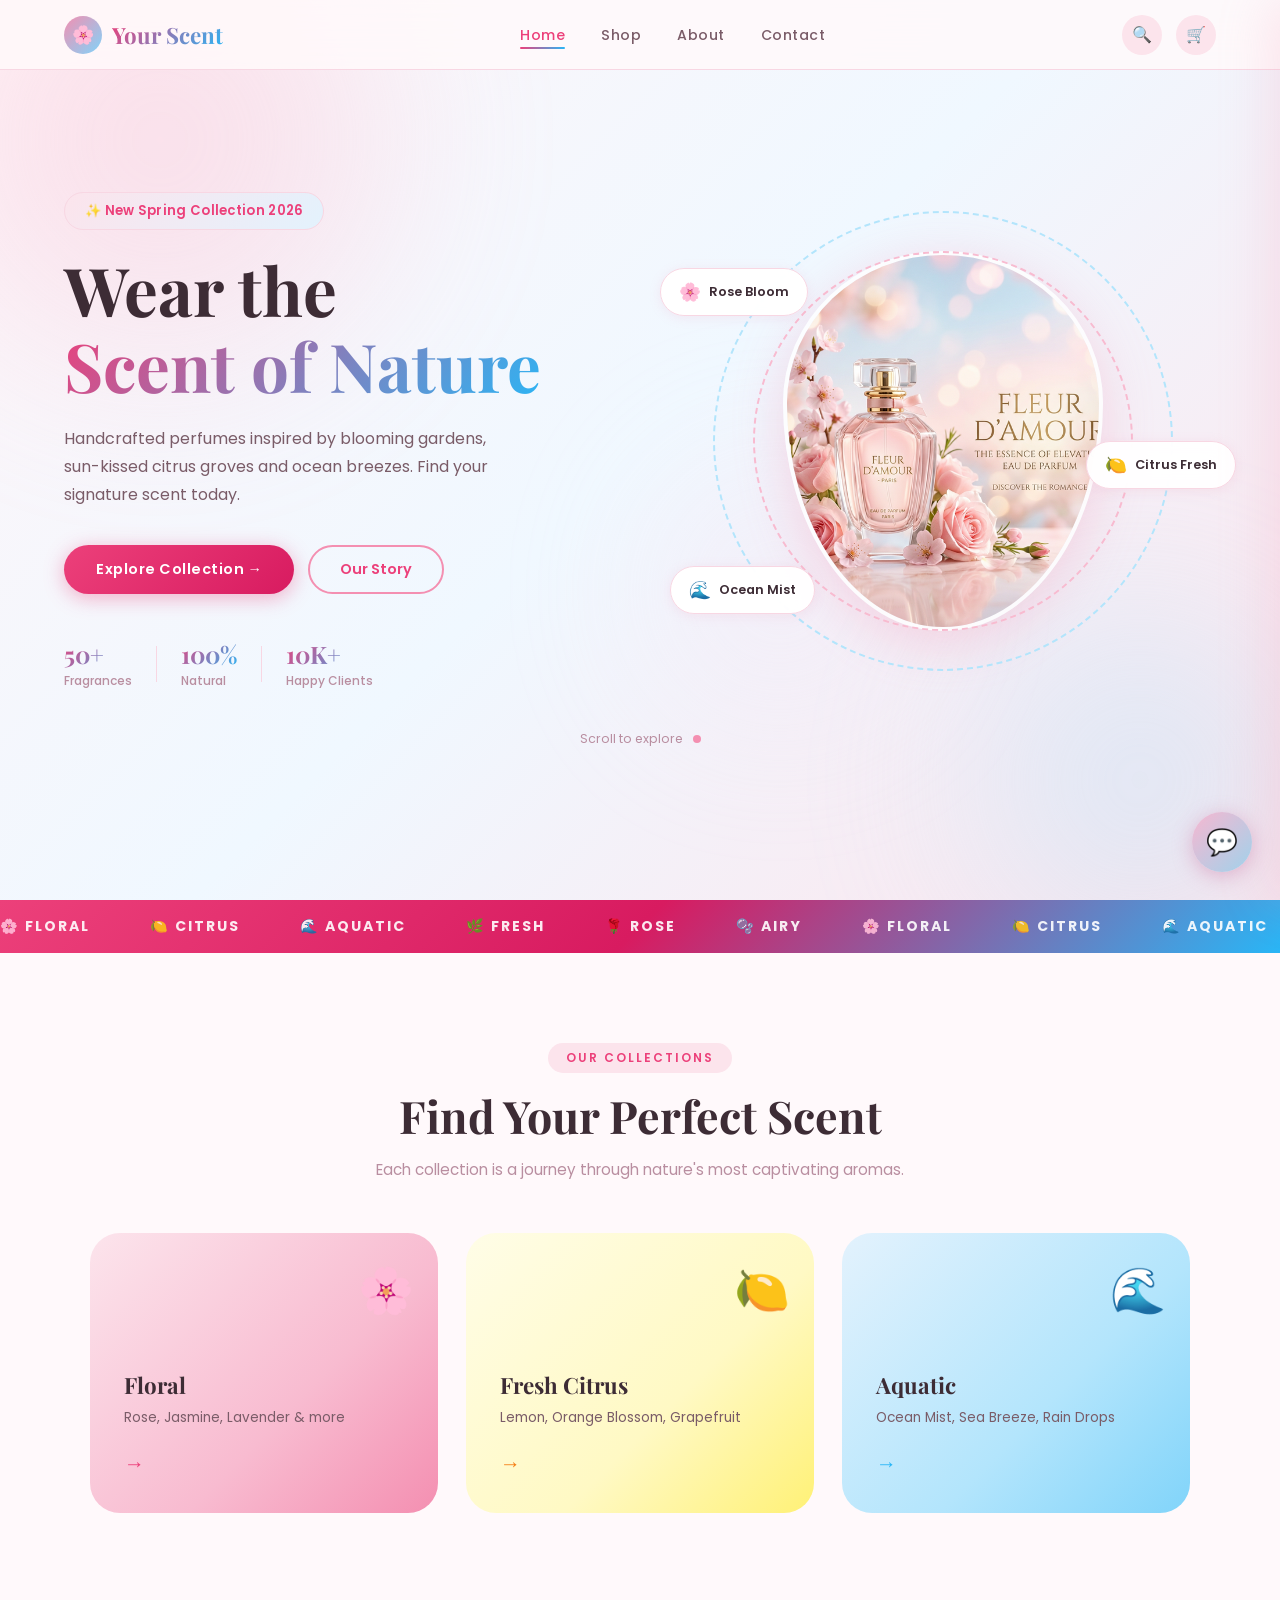
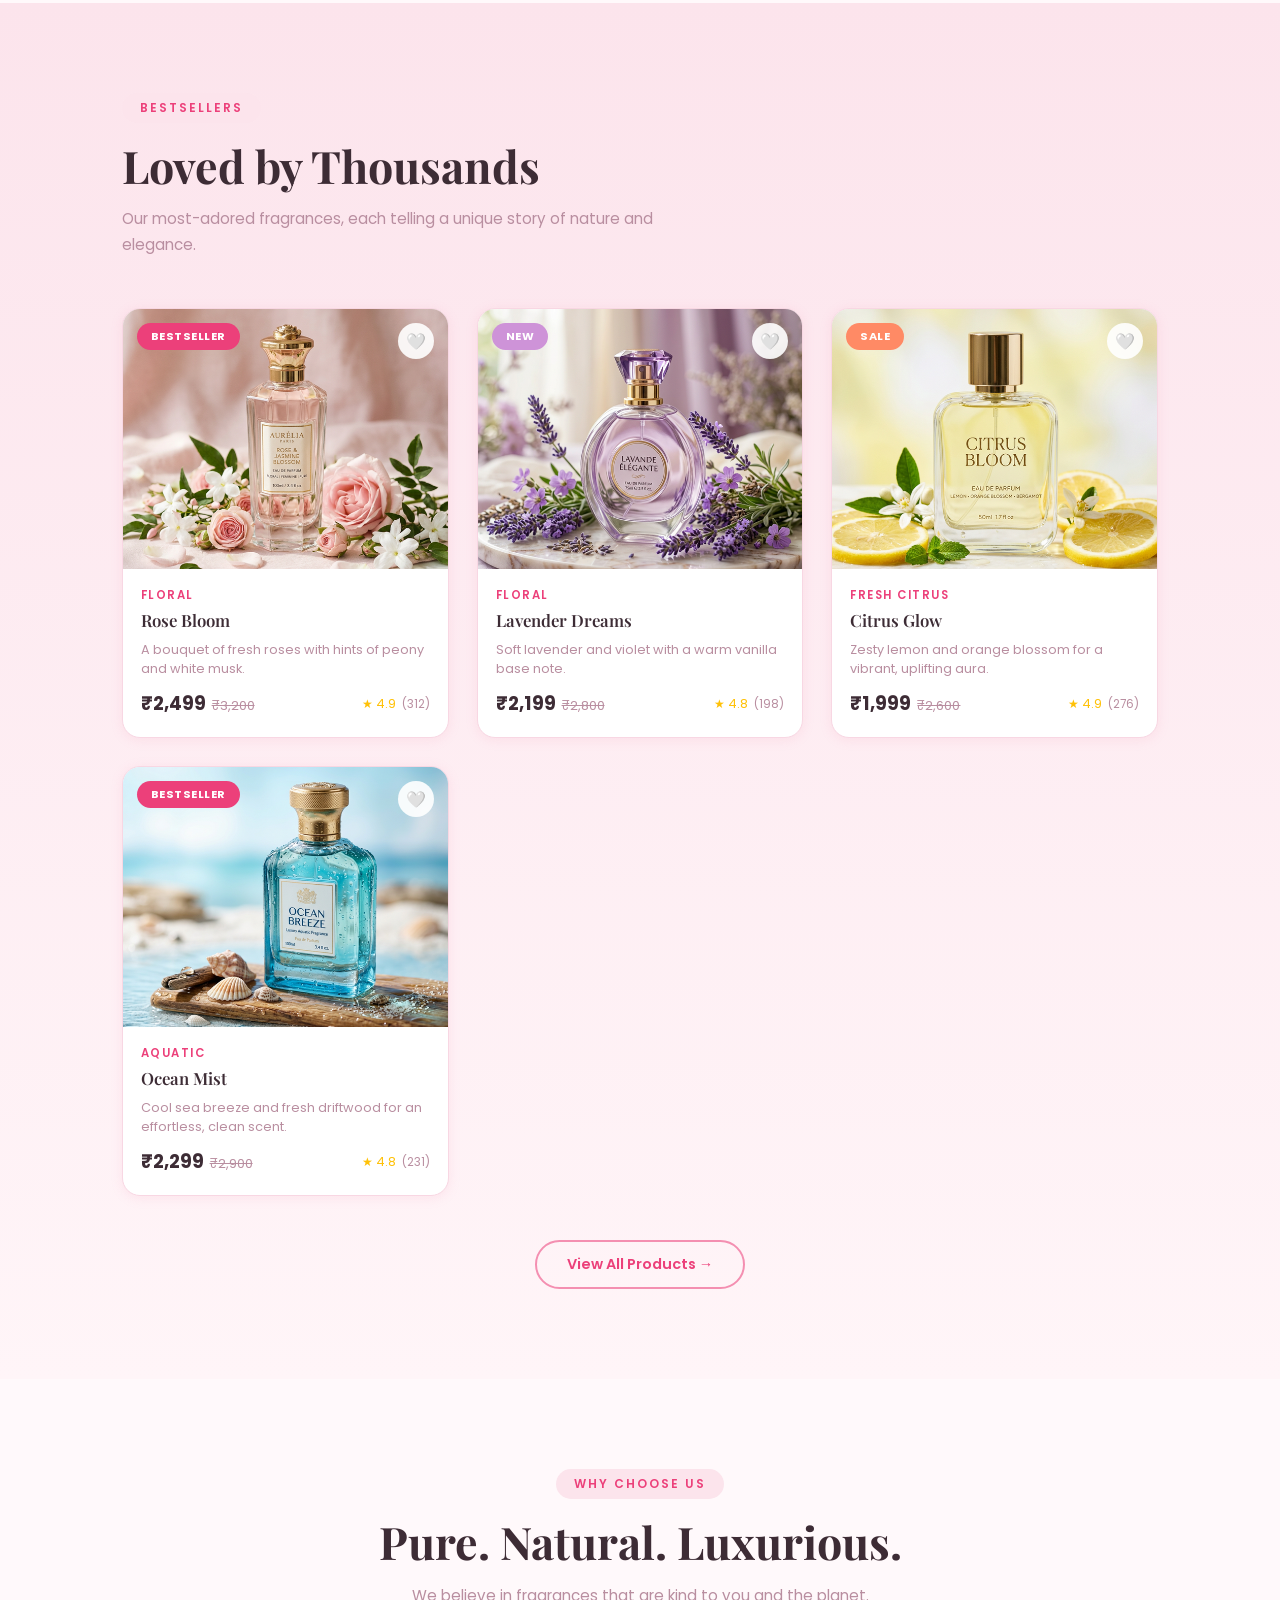
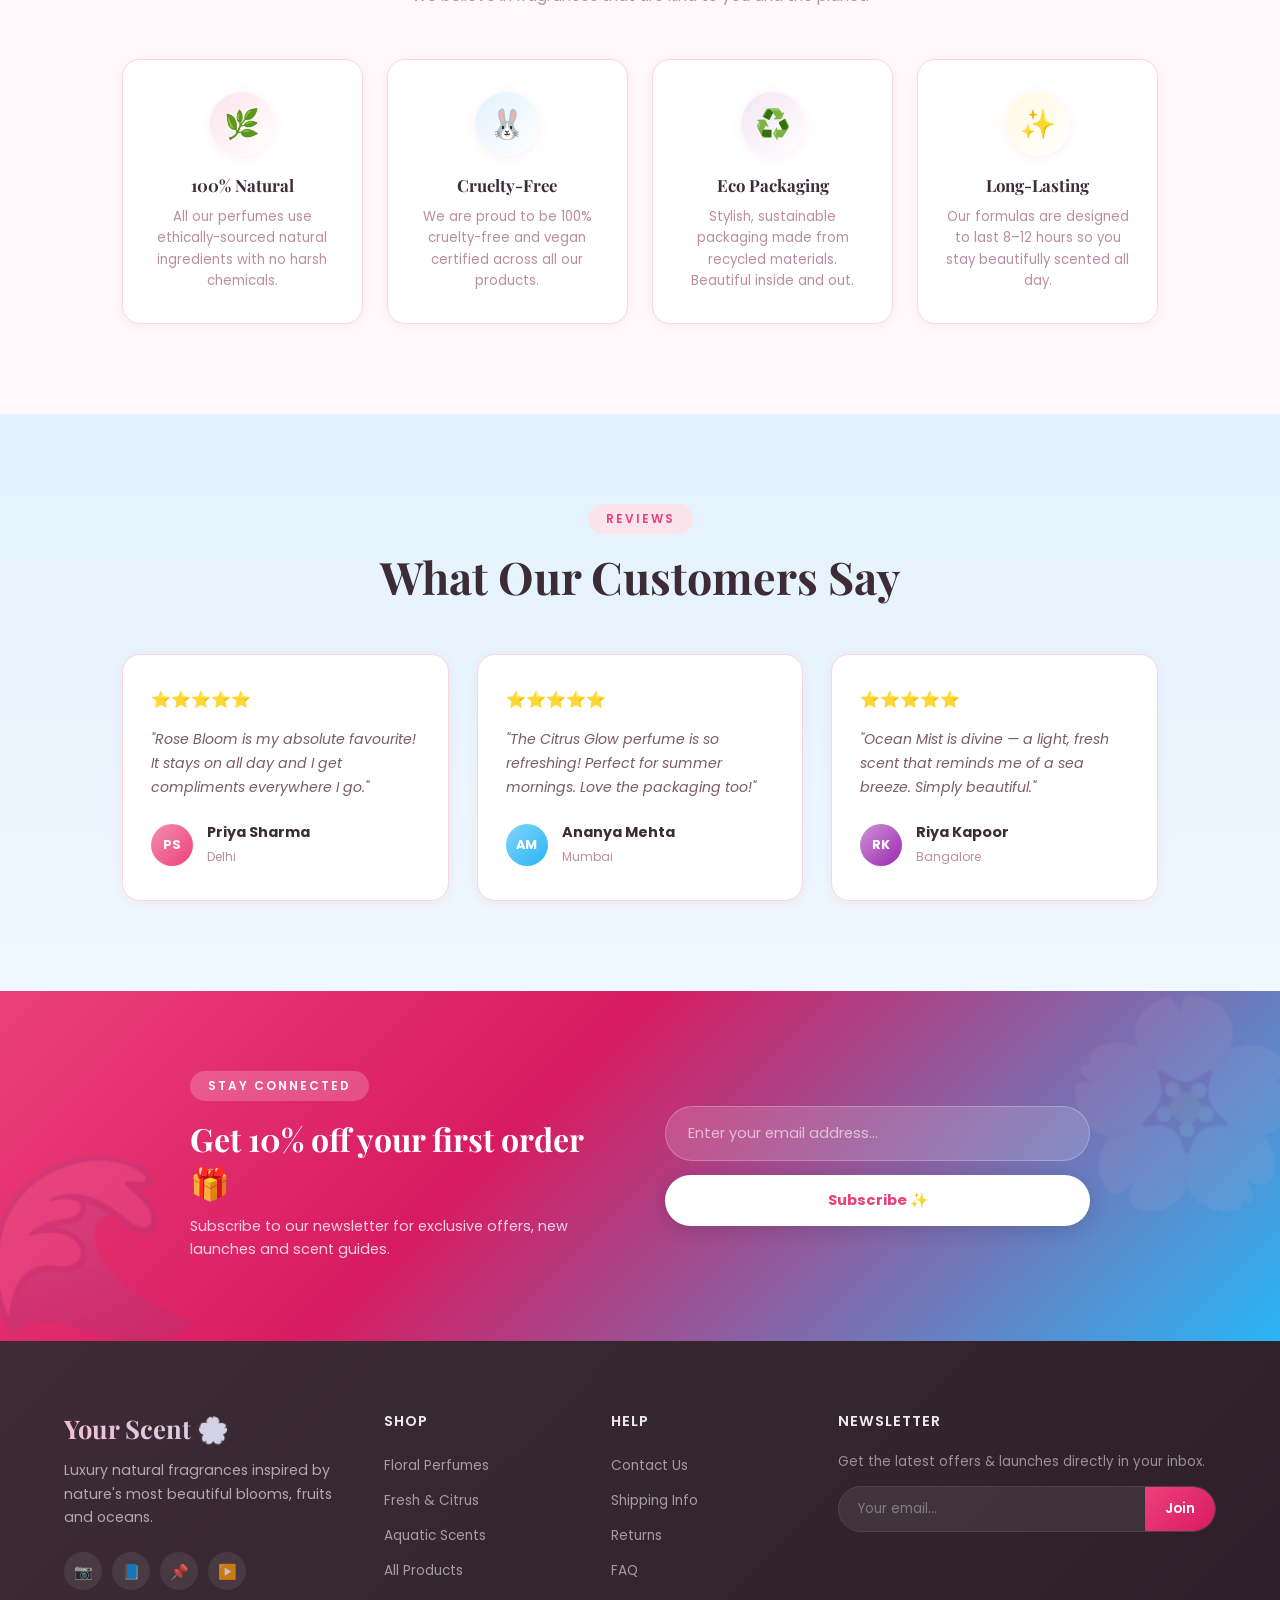
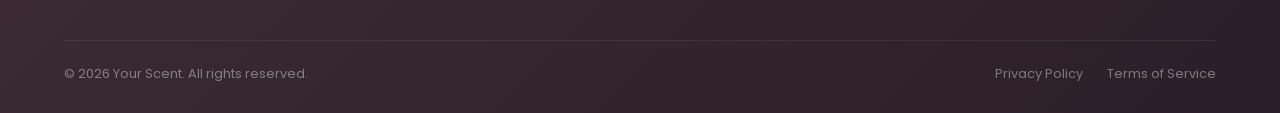
<file: index.html>
<!DOCTYPE html>
<html lang="en">

<head>
  <meta charset="UTF-8" />
  <meta name="viewport" content="width=device-width, initial-scale=1.0" />
  <meta name="description"
    content="Your Scent – Discover luxurious floral, fresh citrus and aquatic perfumes crafted for those who love nature's finest aromas." />
  <title>Your Scent | Luxury Perfumes</title>
  <link rel="stylesheet" href="style.css" />
  <link rel="stylesheet" href="home.css" />
</head>

<body>

  <!-- ══ NAVBAR ══ -->
  <nav class="navbar" id="navbar">
    <a href="index.html" class="nav-logo">
      <div class="logo-icon">🌸</div>
      <span class="brand-name">Your Scent</span>
    </a>
    <ul class="nav-links">
      <li><a href="index.html" class="active">Home</a></li>
      <li><a href="shop.html">Shop</a></li>
      <li><a href="about.html">About</a></li>
      <li><a href="contact.html">Contact</a></li>
    </ul>
    <div class="nav-actions">
      <button class="nav-btn-icon" id="searchBtn" title="Search">🔍</button>
      <button class="nav-btn-icon cart-btn" id="cartBtn" title="Cart">
        🛒<span class="cart-count" id="cartCount">0</span>
      </button>
      <button class="hamburger" id="hamburger" aria-label="Menu">
        <span></span><span></span><span></span>
      </button>
    </div>
  </nav>
  <div class="mobile-nav" id="mobileNav">
    <a href="index.html">Home</a>
    <a href="shop.html">Shop</a>
    <a href="about.html">About</a>
    <a href="contact.html">Contact</a>
  </div>

  <!-- ══ HERO ══ -->
  <section class="hero" id="home">
    <div class="hero-bg-shapes">
      <div class="hero-blob hero-blob-1"></div>
      <div class="hero-blob hero-blob-2"></div>
      <div class="hero-blob hero-blob-3"></div>
    </div>
    <div class="hero-content">
      <div class="hero-text animate-in">
        <div class="hero-tag">✨ New Spring Collection 2026</div>
        <h1 class="hero-title">
          Wear the<br />
          <span class="text-gradient">Scent of Nature</span>
        </h1>
        <p class="hero-sub">
          Handcrafted perfumes inspired by blooming gardens,
          sun-kissed citrus groves and ocean breezes. Find your
          signature scent today.
        </p>
        <div class="hero-actions">
          <a href="shop.html" class="btn-primary">Explore Collection →</a>
          <a href="about.html" class="btn-secondary">Our Story</a>
        </div>
        <div class="hero-stats">
          <div class="stat"><span>50+</span><em>Fragrances</em></div>
          <div class="stat-divider"></div>
          <div class="stat"><span>100%</span><em>Natural</em></div>
          <div class="stat-divider"></div>
          <div class="stat"><span>10K+</span><em>Happy Clients</em></div>
        </div>
      </div>
      <div class="hero-visual animate-in" style="animation-delay:0.2s">
        <div class="hero-img-ring"></div>
        <div class="hero-img-ring ring-2"></div>
        <img src="images/hero.png" alt="Your Scent hero perfume" class="hero-img" />
        <div class="hero-float-card card-1">
          <span>🌸</span> Rose Bloom
        </div>
        <div class="hero-float-card card-2">
          <span>🍋</span> Citrus Fresh
        </div>
        <div class="hero-float-card card-3">
          <span>🌊</span> Ocean Mist
        </div>
      </div>
    </div>
    <div class="hero-scroll-hint">
      <span>Scroll to explore</span>
      <div class="scroll-dot"></div>
    </div>
  </section>

  <!-- ══ MARQUEE ══ -->
  <div class="marquee-wrap">
    <div class="marquee-track">
      <span>🌸 Floral</span><span>🍋 Citrus</span><span>🌊 Aquatic</span>
      <span>🌿 Fresh</span><span>🌹 Rose</span><span>🫧 Airy</span>
      <span>🌸 Floral</span><span>🍋 Citrus</span><span>🌊 Aquatic</span>
      <span>🌿 Fresh</span><span>🌹 Rose</span><span>🫧 Airy</span>
    </div>
  </div>

  <!-- ══ CATEGORIES ══ -->
  <section class="section cat-section" id="categories">
    <div class="section-header center animate-in">
      <div class="section-tag">Our Collections</div>
      <h2 class="section-title">Find Your Perfect Scent</h2>
      <p class="section-sub">Each collection is a journey through nature's most captivating aromas.</p>
    </div>
    <div class="cat-grid">
      <a href="shop.html?filter=floral" class="cat-card cat-floral animate-in">
        <div class="cat-icon">🌸</div>
        <h3>Floral</h3>
        <p>Rose, Jasmine, Lavender & more</p>
        <div class="cat-arrow">→</div>
      </a>
      <a href="shop.html?filter=fresh" class="cat-card cat-fresh animate-in" style="animation-delay:0.1s">
        <div class="cat-icon">🍋</div>
        <h3>Fresh Citrus</h3>
        <p>Lemon, Orange Blossom, Grapefruit</p>
        <div class="cat-arrow">→</div>
      </a>
      <a href="shop.html?filter=aquatic" class="cat-card cat-aquatic animate-in" style="animation-delay:0.2s">
        <div class="cat-icon">🌊</div>
        <h3>Aquatic</h3>
        <p>Ocean Mist, Sea Breeze, Rain Drops</p>
        <div class="cat-arrow">→</div>
      </a>
    </div>
  </section>

  <!-- ══ BESTSELLERS ══ -->
  <section class="section section-pink" id="bestsellers">
    <div class="container">
      <div class="section-header animate-in">
        <div class="section-tag">Bestsellers</div>
        <h2 class="section-title">Loved by Thousands</h2>
        <p class="section-sub">Our most-adored fragrances, each telling a unique story of nature and elegance.</p>
      </div>
      <div class="products-grid" id="homeProducts"></div>
      <div style="text-align:center;margin-top:44px">
        <a href="shop.html" class="btn-secondary">View All Products →</a>
      </div>
    </div>
  </section>

  <!-- ══ BRAND VALUES ══ -->
  <section class="section values-section">
    <div class="container">
      <div class="section-header center animate-in">
        <div class="section-tag">Why Choose Us</div>
        <h2 class="section-title">Pure. Natural. Luxurious.</h2>
        <p class="section-sub">We believe in fragrances that are kind to you and the planet.</p>
      </div>
      <div class="values-grid">
        <div class="value-card animate-in">
          <div class="value-icon" style="background:linear-gradient(135deg,var(--pink-light),#fff)">🌿</div>
          <h4>100% Natural</h4>
          <p>All our perfumes use ethically-sourced natural ingredients with no harsh chemicals.</p>
        </div>
        <div class="value-card animate-in" style="animation-delay:0.1s">
          <div class="value-icon" style="background:linear-gradient(135deg,var(--blue-light),#fff)">🐰</div>
          <h4>Cruelty-Free</h4>
          <p>We are proud to be 100% cruelty-free and vegan certified across all our products.</p>
        </div>
        <div class="value-card animate-in" style="animation-delay:0.2s">
          <div class="value-icon" style="background:linear-gradient(135deg,var(--lavender),#fff)">♻️</div>
          <h4>Eco Packaging</h4>
          <p>Stylish, sustainable packaging made from recycled materials. Beautiful inside and out.</p>
        </div>
        <div class="value-card animate-in" style="animation-delay:0.3s">
          <div class="value-icon" style="background:linear-gradient(135deg,#fff8e1,#fff)">✨</div>
          <h4>Long-Lasting</h4>
          <p>Our formulas are designed to last 8–12 hours so you stay beautifully scented all day.</p>
        </div>
      </div>
    </div>
  </section>

  <!-- ══ TESTIMONIALS ══ -->
  <section class="section section-blue testimonials-section">
    <div class="container">
      <div class="section-header center animate-in">
        <div class="section-tag">Reviews</div>
        <h2 class="section-title">What Our Customers Say</h2>
      </div>
      <div class="testimonials-grid">
        <div class="testimonial-card animate-in">
          <div class="testi-stars">⭐⭐⭐⭐⭐</div>
          <p>"Rose Bloom is my absolute favourite! It stays on all day and I get compliments everywhere I go."</p>
          <div class="testi-author">
            <div class="testi-avatar">PS</div>
            <div><strong>Priya Sharma</strong><em>Delhi</em></div>
          </div>
        </div>
        <div class="testimonial-card animate-in" style="animation-delay:0.1s">
          <div class="testi-stars">⭐⭐⭐⭐⭐</div>
          <p>"The Citrus Glow perfume is so refreshing! Perfect for summer mornings. Love the packaging too!"</p>
          <div class="testi-author">
            <div class="testi-avatar" style="background:linear-gradient(135deg,var(--blue-medium),var(--blue-deep))">AM
            </div>
            <div><strong>Ananya Mehta</strong><em>Mumbai</em></div>
          </div>
        </div>
        <div class="testimonial-card animate-in" style="animation-delay:0.2s">
          <div class="testi-stars">⭐⭐⭐⭐⭐</div>
          <p>"Ocean Mist is divine — a light, fresh scent that reminds me of a sea breeze. Simply beautiful."</p>
          <div class="testi-author">
            <div class="testi-avatar" style="background:linear-gradient(135deg,var(--lavender-mid),#9c27b0)">RK</div>
            <div><strong>Riya Kapoor</strong><em>Bangalore</em></div>
          </div>
        </div>
      </div>
    </div>
  </section>

  <!-- ══ NEWSLETTER ══ -->
  <section class="newsletter-section">
    <div class="newsletter-inner animate-in">
      <div class="nl-text">
        <div class="section-tag" style="color:#fff;background:rgba(255,255,255,0.2)">Stay Connected</div>
        <h2>Get 10% off your first order 🎁</h2>
        <p>Subscribe to our newsletter for exclusive offers, new launches and scent guides.</p>
      </div>
      <form class="nl-form" id="nlForm" onsubmit="handleNL(event)">
        <input type="email" placeholder="Enter your email address..." required id="nlEmail" />
        <button type="submit">Subscribe ✨</button>
      </form>
    </div>
  </section>

  <!-- ══ FOOTER ══ -->
  <footer>
    <div class="footer-grid">
      <div class="footer-brand">
        <div class="brand-name">Your Scent 🌸</div>
        <p>Luxury natural fragrances inspired by nature's most beautiful blooms, fruits and oceans.</p>
        <div class="footer-socials">
          <a class="social-btn" href="#" title="Instagram">📷</a>
          <a class="social-btn" href="#" title="Facebook">📘</a>
          <a class="social-btn" href="#" title="Pinterest">📌</a>
          <a class="social-btn" href="#" title="YouTube">▶️</a>
        </div>
      </div>
      <div class="footer-col">
        <h4>Shop</h4>
        <ul>
          <li><a href="shop.html?filter=floral">Floral Perfumes</a></li>
          <li><a href="shop.html?filter=fresh">Fresh & Citrus</a></li>
          <li><a href="shop.html?filter=aquatic">Aquatic Scents</a></li>
          <li><a href="shop.html">All Products</a></li>
        </ul>
      </div>
      <div class="footer-col">
        <h4>Help</h4>
        <ul>
          <li><a href="contact.html">Contact Us</a></li>
          <li><a href="#">Shipping Info</a></li>
          <li><a href="#">Returns</a></li>
          <li><a href="#">FAQ</a></li>
        </ul>
      </div>
      <div class="footer-col">
        <h4>Newsletter</h4>
        <p style="font-size:.84rem;color:rgba(255,255,255,.5);margin-bottom:14px">Get the latest offers & launches
          directly in your inbox.</p>
        <form class="newsletter-form" onsubmit="handleFooterNL(event)">
          <input type="email" placeholder="Your email..." required />
          <button type="submit">Join</button>
        </form>
      </div>
    </div>
    <hr class="footer-divider" />
    <div class="footer-bottom">
      <span>© 2026 Your Scent. All rights reserved.</span>
      <div class="footer-bottom-links">
        <a href="#">Privacy Policy</a>
        <a href="#">Terms of Service</a>
      </div>
    </div>
  </footer>

  <!-- ══ CART SIDEBAR ══ -->
  <div class="cart-overlay" id="cartOverlay"></div>
  <aside class="cart-sidebar" id="cartSidebar">
    <div class="cart-header">
      <h3>🛒 My Bag</h3>
      <button class="cart-close" id="cartClose">✕</button>
    </div>
    <div class="cart-items" id="cartItems"></div>
    <div class="cart-footer">
      <div class="cart-total-row">
        <span class="cart-total-label">Total</span>
        <span class="cart-total-val" id="cartTotal">₹0</span>
      </div>
      <button class="cart-checkout-btn" onclick="handleCheckout()">Proceed to Checkout →</button>
    </div>
  </aside>

  <!-- ══ TOAST ══ -->
  <div class="toast" id="toast"></div>

  <script src="script.js"></script>
  <script>
    // Render 4 bestsellers on homepage
    document.addEventListener('DOMContentLoaded', () => {
      renderProducts('homeProducts', products.filter(p => p.bestseller), 4);
    });

    function handleNL(e) {
      e.preventDefault();
      showToast('🎁 Subscribed! Your 10% coupon is on its way.');
      document.getElementById('nlEmail').value = '';
    }
    function handleFooterNL(e) {
      e.preventDefault();
      showToast('✅ You\'re subscribed! Thank you.');
      e.target.reset();
    }
  </script>
  <!-- Chatbot Widget -->
  <div id="chatbot-container">
    <button id="chatbot-toggle" onclick="toggleChatbot()" title="Chat with us">
      <span id="chat-icon">💬</span>
    </button>
    <div id="chatbot-box">
      <div id="chatbot-header">
        <span>🌸 YourScent Assistant</span>
        <button onclick="toggleChatbot()" id="chatbot-close">✕</button>
      </div>
      <iframe src="https://www.chatbase.co/chatbot-iframe/uSy50_rFKP0U2ORtni0Ep" width="100%"
        style="height:100%; min-height:420px; border:none;" frameborder="0"></iframe>
    </div>
  </div>

  <style>
    #chatbot-container {
      position: fixed;
      bottom: 28px;
      right: 28px;
      z-index: 99999;
      display: flex;
      flex-direction: column;
      align-items: flex-end;
      gap: 12px;
    }

    #chatbot-box {
      display: none;
      flex-direction: column;
      width: 370px;
      height: 520px;
      background: #fff;
      border-radius: 20px;
      box-shadow: 0 8px 40px rgba(200, 100, 150, 0.25), 0 2px 12px rgba(0, 0, 0, 0.12);
      overflow: hidden;
      animation: chatSlideIn 0.3s cubic-bezier(.4, 0, .2, 1);
    }

    #chatbot-box.open {
      display: flex;
    }

    @keyframes chatSlideIn {
      from {
        opacity: 0;
        transform: translateY(30px) scale(0.95);
      }

      to {
        opacity: 1;
        transform: translateY(0) scale(1);
      }
    }

    #chatbot-header {
      background: linear-gradient(135deg, #f7b7d0, #a0d2eb);
      color: #5a2d4c;
      padding: 14px 18px;
      font-weight: 700;
      font-size: 1rem;
      display: flex;
      justify-content: space-between;
      align-items: center;
      letter-spacing: 0.3px;
    }

    #chatbot-close {
      background: none;
      border: none;
      font-size: 1.1rem;
      cursor: pointer;
      color: #5a2d4c;
      line-height: 1;
      padding: 0 4px;
    }

    #chatbot-toggle {
      width: 60px;
      height: 60px;
      border-radius: 50%;
      background: linear-gradient(135deg, #f7b7d0, #a0d2eb);
      border: none;
      box-shadow: 0 4px 20px rgba(200, 100, 150, 0.4);
      cursor: pointer;
      font-size: 1.6rem;
      display: flex;
      align-items: center;
      justify-content: center;
      transition: transform 0.2s, box-shadow 0.2s;
    }

    #chatbot-toggle:hover {
      transform: scale(1.1);
      box-shadow: 0 6px 28px rgba(200, 100, 150, 0.55);
    }
  </style>

  <script>
    function toggleChatbot() {
      var box = document.getElementById('chatbot-box');
      box.classList.toggle('open');
    }
  </script>
</body>

</html>
</file>
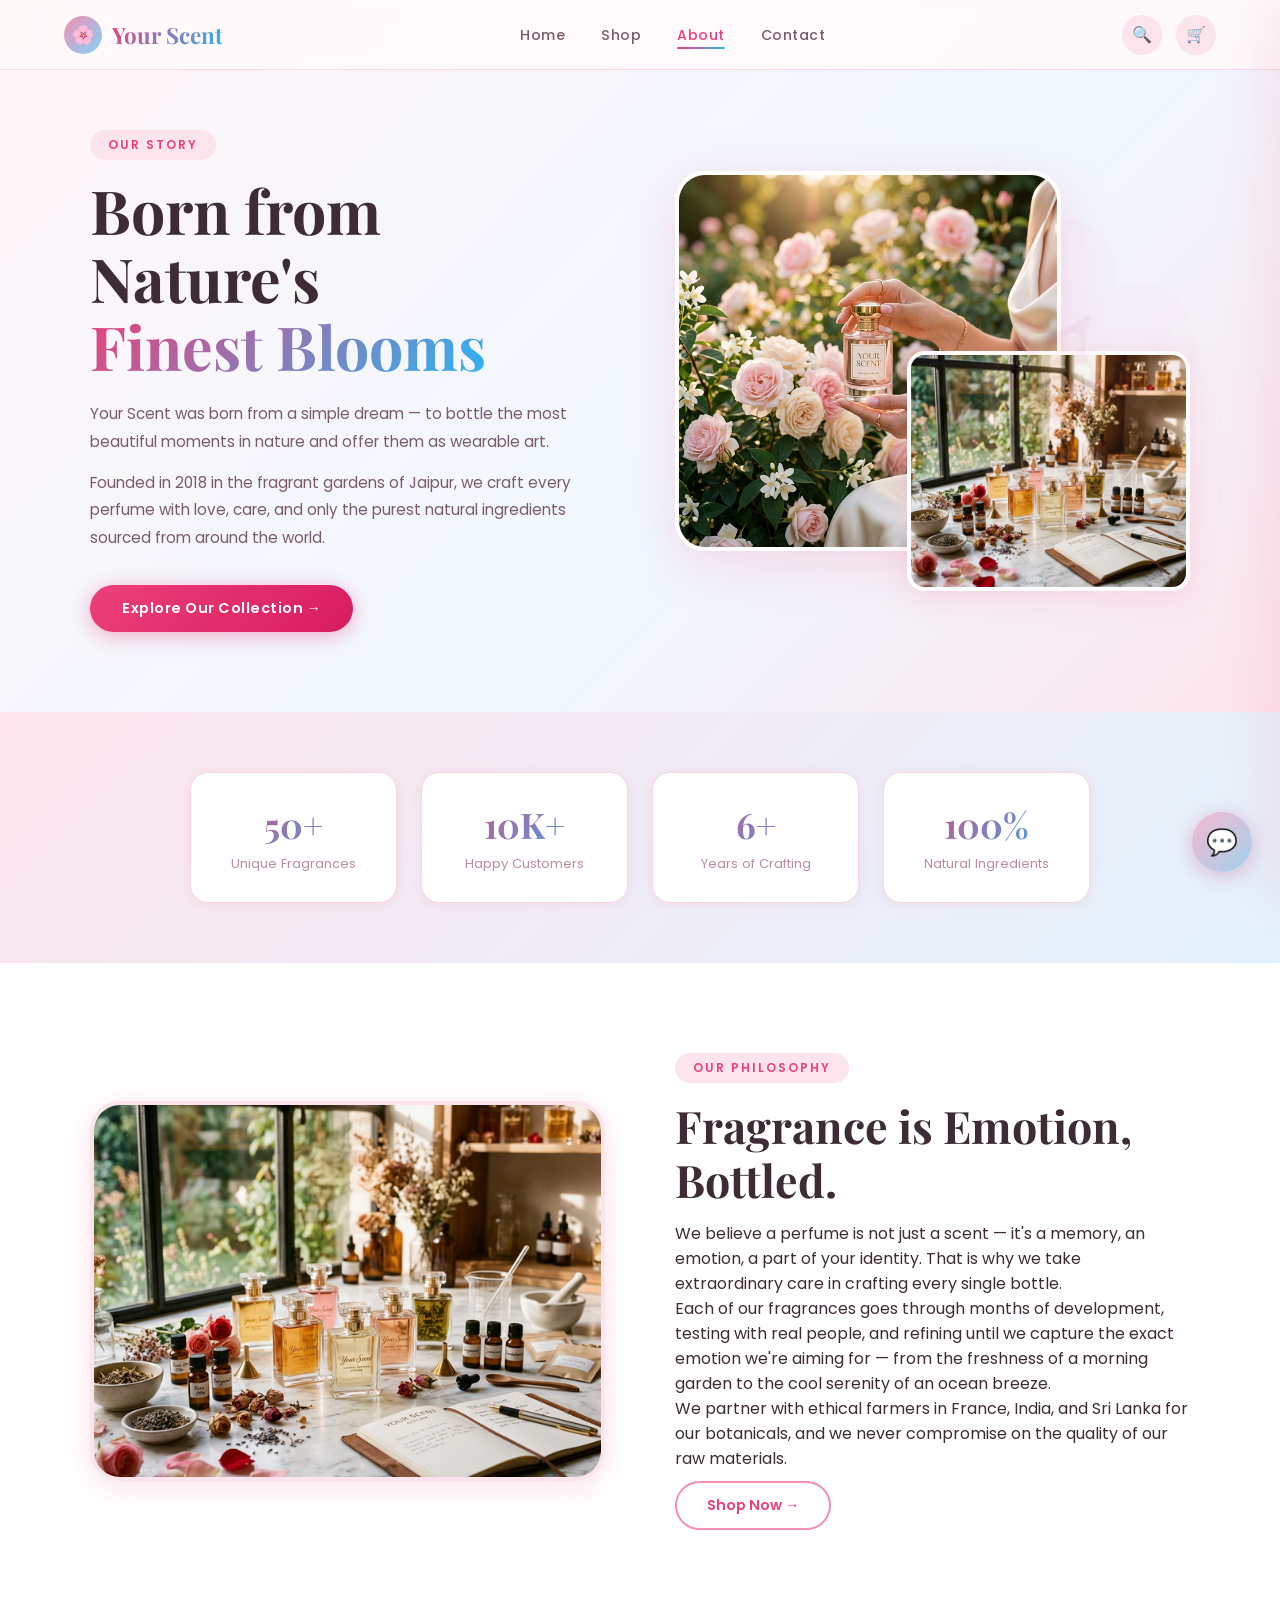
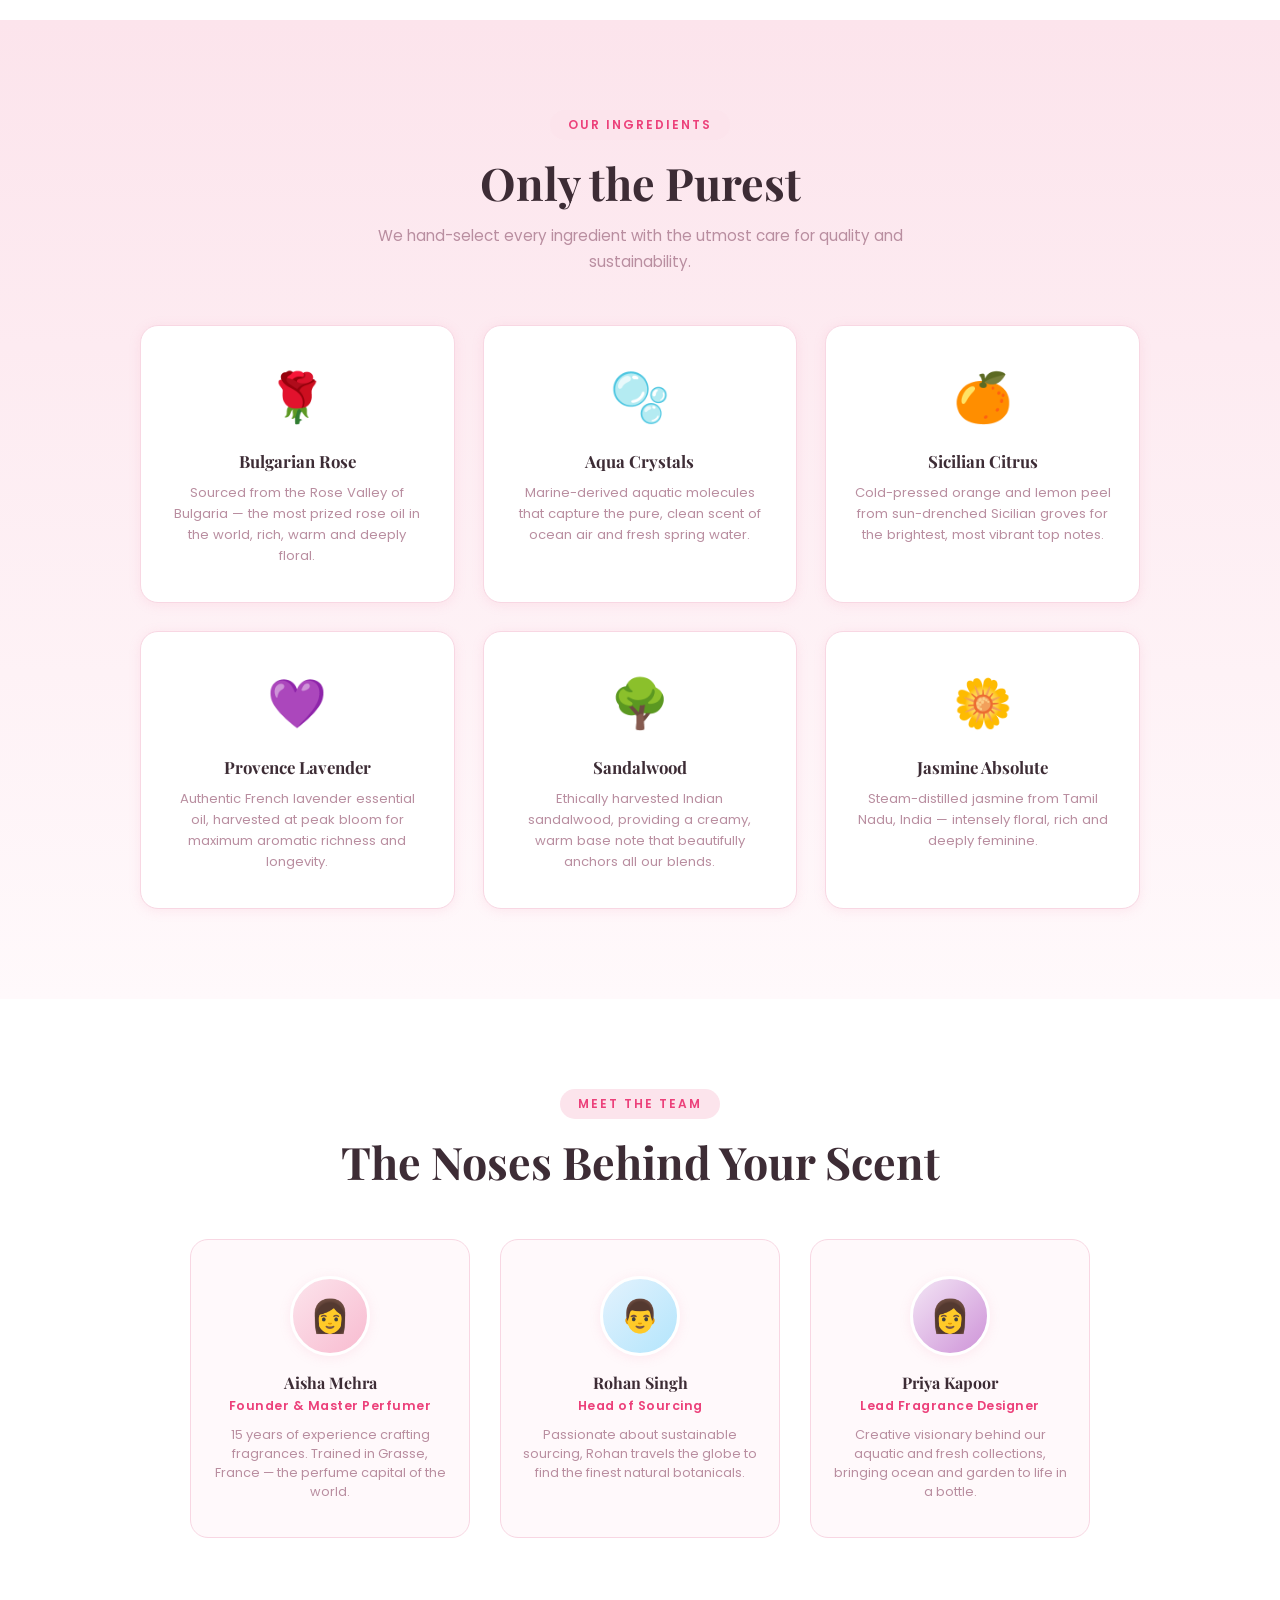
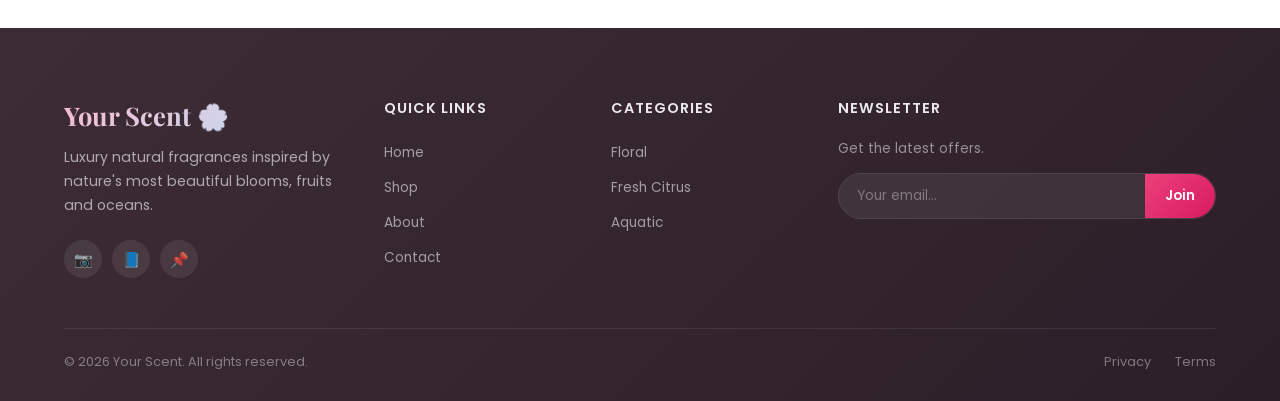
<file: about.html>
<!DOCTYPE html>
<html lang="en">

<head>
    <meta charset="UTF-8" />
    <meta name="viewport" content="width=device-width, initial-scale=1.0" />
    <meta name="description"
        content="About Your Scent – our story, values, and the passion behind every natural perfume we create." />
    <title>About Us | Your Scent</title>
    <link rel="stylesheet" href="style.css" />
    <style>
        /* ── About Hero ── */
        .about-hero {
            padding: 130px 5% 80px;
            background: linear-gradient(135deg, #fff5f8 0%, #f0f8ff 60%, #fce4ec 100%);
            position: relative;
            overflow: hidden;
        }

        .about-hero::after {
            content: '🌸';
            font-size: 260px;
            position: absolute;
            right: 5%;
            top: 50%;
            transform: translateY(-50%);
            opacity: 0.06;
            pointer-events: none;
        }

        .about-hero-inner {
            max-width: 1100px;
            margin: 0 auto;
            display: grid;
            grid-template-columns: 1fr 1fr;
            gap: 70px;
            align-items: center;
        }

        .about-hero .section-tag {
            margin-bottom: 16px;
        }

        .about-hero h1 {
            font-family: 'Playfair Display', serif;
            font-size: clamp(2.2rem, 5vw, 3.8rem);
            color: var(--text-dark);
            line-height: 1.12;
            margin-bottom: 20px;
        }

        .about-hero p {
            font-size: 0.95rem;
            color: var(--text-mid);
            line-height: 1.8;
            margin-bottom: 14px;
        }

        .hero-img-stack {
            position: relative;
            width: 100%;
            height: 420px;
        }

        .hero-img-stack .img-main {
            width: 75%;
            height: 380px;
            object-fit: cover;
            border-radius: var(--radius-lg);
            box-shadow: var(--shadow-lg);
            position: absolute;
            top: 0;
            left: 0;
            border: 4px solid #fff;
            animation: float 6s ease-in-out infinite;
        }

        .hero-img-stack .img-accent {
            width: 55%;
            height: 240px;
            object-fit: cover;
            border-radius: var(--radius-md);
            box-shadow: var(--shadow-md);
            position: absolute;
            bottom: 0;
            right: 0;
            border: 4px solid #fff;
            animation: float 8s ease-in-out infinite 1s;
        }

        .img-placeholder {
            background: linear-gradient(135deg, var(--pink-light), var(--blue-light));
            display: flex;
            align-items: center;
            justify-content: center;
            font-size: 4rem;
        }

        /* ── Mission / Numbers ── */
        .about-numbers {
            background: linear-gradient(135deg, var(--pink-light), var(--blue-light));
            padding: 60px 5%;
        }

        .numbers-grid {
            max-width: 900px;
            margin: 0 auto;
            display: grid;
            grid-template-columns: repeat(4, 1fr);
            gap: 24px;
            text-align: center;
        }

        .number-card {
            background: #fff;
            border-radius: var(--radius-md);
            padding: 28px 16px;
            box-shadow: var(--shadow-sm);
            border: 1px solid var(--border);
            transition: var(--transition);
        }

        .number-card:hover {
            transform: translateY(-5px);
            box-shadow: var(--shadow-md);
        }

        .number-card span {
            display: block;
            font-family: 'Playfair Display', serif;
            font-size: 2.2rem;
            font-weight: 700;
            background: linear-gradient(135deg, var(--pink-accent), var(--blue-deep));
            -webkit-background-clip: text;
            -webkit-text-fill-color: transparent;
            background-clip: text;
            margin-bottom: 6px;
        }

        .number-card p {
            font-size: 0.82rem;
            color: var(--text-light);
        }

        /* ── Story ── */
        .story-section {
            padding: 90px 5%;
            background: var(--white);
        }

        .story-inner {
            max-width: 1100px;
            margin: 0 auto;
            display: grid;
            grid-template-columns: 1fr 1fr;
            gap: 70px;
            align-items: center;
        }

        .story-img {
            width: 100%;
            height: 380px;
            object-fit: cover;
            border-radius: var(--radius-lg);
            box-shadow: var(--shadow-md);
            border: 4px solid var(--pink-light);
        }

        .story-img-placeholder {
            width: 100%;
            height: 380px;
            background: linear-gradient(135deg, var(--pink-light), var(--lavender));
            border-radius: var(--radius-lg);
            display: flex;
            align-items: center;
            justify-content: center;
            font-size: 80px;
        }

        .story-text .section-tag {
            margin-bottom: 16px;
        }

        .story-text h2 {
            font-family: 'Playfair Display', serif;
            font-size: clamp(1.8rem, 4vw, 2.6rem);
            margin-bottom: 18px;
        }

        .story-text p {
            font-size: 0.9rem;
            color: var(--text-mid);
            line-height: 1.8;
            margin-bottom: 14px;
        }

        /* ── Ingredients ── */
        .ingredients-section {
            padding: 90px 5%;
            background: linear-gradient(180deg, var(--pink-light), var(--cream));
        }

        .ingr-grid {
            display: grid;
            grid-template-columns: repeat(3, 1fr);
            gap: 28px;
            max-width: 1000px;
            margin: 0 auto;
        }

        .ingr-card {
            background: var(--white);
            border-radius: var(--radius-md);
            padding: 36px 28px;
            text-align: center;
            box-shadow: var(--shadow-sm);
            border: 1px solid var(--border);
            transition: var(--transition);
        }

        .ingr-card:hover {
            transform: translateY(-6px);
            box-shadow: var(--shadow-md);
        }

        .ingr-emoji {
            font-size: 3rem;
            margin-bottom: 16px;
        }

        .ingr-card h4 {
            font-family: 'Playfair Display', serif;
            font-size: 1.05rem;
            color: var(--text-dark);
            margin-bottom: 10px;
        }

        .ingr-card p {
            font-size: 0.82rem;
            color: var(--text-light);
            line-height: 1.6;
        }

        /* ── Team ── */
        .team-section {
            padding: 90px 5%;
            background: var(--white);
        }

        .team-grid {
            display: grid;
            grid-template-columns: repeat(3, 1fr);
            gap: 30px;
            max-width: 900px;
            margin: 0 auto;
        }

        .team-card {
            text-align: center;
            background: var(--cream);
            border-radius: var(--radius-md);
            padding: 36px 22px;
            border: 1px solid var(--border);
            transition: var(--transition);
        }

        .team-card:hover {
            transform: translateY(-6px);
            box-shadow: var(--shadow-md);
        }

        .team-avatar {
            width: 80px;
            height: 80px;
            border-radius: 50%;
            display: flex;
            align-items: center;
            justify-content: center;
            font-size: 2rem;
            margin: 0 auto 16px;
            border: 3px solid #fff;
            box-shadow: var(--shadow-sm);
        }

        .team-card h4 {
            font-family: 'Playfair Display', serif;
            font-size: 1rem;
            color: var(--text-dark);
            margin-bottom: 4px;
        }

        .team-card .role {
            font-size: 0.78rem;
            color: var(--pink-accent);
            font-weight: 600;
            letter-spacing: 0.5px;
            margin-bottom: 10px;
        }

        .team-card p {
            font-size: 0.8rem;
            color: var(--text-light);
            line-height: 1.5;
        }

        /* ── Responsive ── */
        @media(max-width:768px) {

            .about-hero-inner,
            .story-inner {
                grid-template-columns: 1fr;
            }

            .hero-img-stack {
                height: 260px;
            }

            .numbers-grid {
                grid-template-columns: repeat(2, 1fr);
            }

            .ingr-grid {
                grid-template-columns: 1fr 1fr;
            }

            .team-grid {
                grid-template-columns: 1fr 1fr;
            }
        }

        @media(max-width:480px) {

            .ingr-grid,
            .team-grid {
                grid-template-columns: 1fr;
            }
        }
    </style>
</head>

<body>

    <!-- NAVBAR -->
    <nav class="navbar" id="navbar">
        <a href="index.html" class="nav-logo">
            <div class="logo-icon">🌸</div>
            <span class="brand-name">Your Scent</span>
        </a>
        <ul class="nav-links">
            <li><a href="index.html">Home</a></li>
            <li><a href="shop.html">Shop</a></li>
            <li><a href="about.html" class="active">About</a></li>
            <li><a href="contact.html">Contact</a></li>
        </ul>
        <div class="nav-actions">
            <button class="nav-btn-icon" id="searchBtn">🔍</button>
            <button class="nav-btn-icon cart-btn" id="cartBtn">
                🛒<span class="cart-count" id="cartCount">0</span>
            </button>
            <button class="hamburger" id="hamburger"><span></span><span></span><span></span></button>
        </div>
    </nav>
    <div class="mobile-nav" id="mobileNav">
        <a href="index.html">Home</a>
        <a href="shop.html">Shop</a>
        <a href="about.html">About</a>
        <a href="contact.html">Contact</a>
    </div>

    <!-- ABOUT HERO -->
    <section class="about-hero">
        <div class="about-hero-inner">
            <div class="animate-in">
                <div class="section-tag">Our Story</div>
                <h1>Born from Nature's<br /><span class="text-gradient">Finest Blooms</span></h1>
                <p>Your Scent was born from a simple dream — to bottle the most beautiful moments in nature and offer
                    them as wearable art.</p>
                <p>Founded in 2018 in the fragrant gardens of Jaipur, we craft every perfume with love, care, and only
                    the purest natural ingredients sourced from around the world.</p>
                <a href="shop.html" class="btn-primary" style="margin-top:20px">Explore Our Collection →</a>
            </div>
            <div class="hero-img-stack animate-in" style="animation-delay:0.2s">
                <img src="images/about-hero.png" alt="Your Scent perfume garden" class="img-main" />
                <img src="images/about-story.png" alt="Perfume atelier" class="img-accent" />
            </div>
        </div>
    </section>

    <!-- NUMBERS -->
    <div class="about-numbers">
        <div class="numbers-grid">
            <div class="number-card animate-in"><span>50+</span>
                <p>Unique Fragrances</p>
            </div>
            <div class="number-card animate-in"><span>10K+</span>
                <p>Happy Customers</p>
            </div>
            <div class="number-card animate-in"><span>6+</span>
                <p>Years of Crafting</p>
            </div>
            <div class="number-card animate-in"><span>100%</span>
                <p>Natural Ingredients</p>
            </div>
        </div>
    </div>

    <!-- STORY -->
    <section class="story-section">
        <div class="story-inner">
            <img src="images/about-story.png" alt="Your Scent perfume workshop" class="story-img animate-in" />
            <div class="animate-in">
                <div class="section-tag">Our Philosophy</div>
                <h2 class="section-title">Fragrance is Emotion,<br />Bottled.</h2>
                <p>We believe a perfume is not just a scent — it's a memory, an emotion, a part of your identity. That
                    is why we take extraordinary care in crafting every single bottle.</p>
                <p>Each of our fragrances goes through months of development, testing with real people, and refining
                    until we capture the exact emotion we're aiming for — from the freshness of a morning garden to the
                    cool serenity of an ocean breeze.</p>
                <p>We partner with ethical farmers in France, India, and Sri Lanka for our botanicals, and we never
                    compromise on the quality of our raw materials.</p>
                <a href="shop.html" class="btn-secondary" style="margin-top:10px">Shop Now →</a>
            </div>
        </div>
    </section>

    <!-- INGREDIENTS -->
    <section class="ingredients-section">
        <div class="section-header center animate-in">
            <div class="section-tag">Our Ingredients</div>
            <h2 class="section-title">Only the Purest</h2>
            <p class="section-sub">We hand-select every ingredient with the utmost care for quality and sustainability.
            </p>
        </div>
        <div class="ingr-grid">
            <div class="ingr-card animate-in">
                <div class="ingr-emoji">🌹</div>
                <h4>Bulgarian Rose</h4>
                <p>Sourced from the Rose Valley of Bulgaria — the most prized rose oil in the world, rich, warm and
                    deeply floral.</p>
            </div>
            <div class="ingr-card animate-in" style="animation-delay:.1s">
                <div class="ingr-emoji">🫧</div>
                <h4>Aqua Crystals</h4>
                <p>Marine-derived aquatic molecules that capture the pure, clean scent of ocean air and fresh spring
                    water.</p>
            </div>
            <div class="ingr-card animate-in" style="animation-delay:.2s">
                <div class="ingr-emoji">🍊</div>
                <h4>Sicilian Citrus</h4>
                <p>Cold-pressed orange and lemon peel from sun-drenched Sicilian groves for the brightest, most vibrant
                    top notes.</p>
            </div>
            <div class="ingr-card animate-in" style="animation-delay:.3s">
                <div class="ingr-emoji">💜</div>
                <h4>Provence Lavender</h4>
                <p>Authentic French lavender essential oil, harvested at peak bloom for maximum aromatic richness and
                    longevity.</p>
            </div>
            <div class="ingr-card animate-in" style="animation-delay:.4s">
                <div class="ingr-emoji">🌳</div>
                <h4>Sandalwood</h4>
                <p>Ethically harvested Indian sandalwood, providing a creamy, warm base note that beautifully anchors
                    all our blends.</p>
            </div>
            <div class="ingr-card animate-in" style="animation-delay:.5s">
                <div class="ingr-emoji">🌼</div>
                <h4>Jasmine Absolute</h4>
                <p>Steam-distilled jasmine from Tamil Nadu, India — intensely floral, rich and deeply feminine.</p>
            </div>
        </div>
    </section>

    <!-- TEAM -->
    <section class="team-section">
        <div class="section-header center animate-in">
            <div class="section-tag">Meet the Team</div>
            <h2 class="section-title">The Noses Behind Your Scent</h2>
        </div>
        <div class="team-grid">
            <div class="team-card animate-in">
                <div class="team-avatar" style="background:linear-gradient(135deg,var(--pink-light),var(--pink-soft))">
                    👩</div>
                <h4>Aisha Mehra</h4>
                <div class="role">Founder & Master Perfumer</div>
                <p>15 years of experience crafting fragrances. Trained in Grasse, France — the perfume capital of the
                    world.</p>
            </div>
            <div class="team-card animate-in" style="animation-delay:.1s">
                <div class="team-avatar" style="background:linear-gradient(135deg,var(--blue-light),var(--blue-soft))">
                    👨</div>
                <h4>Rohan Singh</h4>
                <div class="role">Head of Sourcing</div>
                <p>Passionate about sustainable sourcing, Rohan travels the globe to find the finest natural botanicals.
                </p>
            </div>
            <div class="team-card animate-in" style="animation-delay:.2s">
                <div class="team-avatar" style="background:linear-gradient(135deg,var(--lavender),var(--lavender-mid))">
                    👩</div>
                <h4>Priya Kapoor</h4>
                <div class="role">Lead Fragrance Designer</div>
                <p>Creative visionary behind our aquatic and fresh collections, bringing ocean and garden to life in a
                    bottle.</p>
            </div>
        </div>
    </section>

    <!-- FOOTER -->
    <footer>
        <div class="footer-grid">
            <div class="footer-brand">
                <div class="brand-name">Your Scent 🌸</div>
                <p>Luxury natural fragrances inspired by nature's most beautiful blooms, fruits and oceans.</p>
                <div class="footer-socials">
                    <a class="social-btn" href="#">📷</a>
                    <a class="social-btn" href="#">📘</a>
                    <a class="social-btn" href="#">📌</a>
                </div>
            </div>
            <div class="footer-col">
                <h4>Quick Links</h4>
                <ul>
                    <li><a href="index.html">Home</a></li>
                    <li><a href="shop.html">Shop</a></li>
                    <li><a href="about.html">About</a></li>
                    <li><a href="contact.html">Contact</a></li>
                </ul>
            </div>
            <div class="footer-col">
                <h4>Categories</h4>
                <ul>
                    <li><a href="shop.html?filter=floral">Floral</a></li>
                    <li><a href="shop.html?filter=fresh">Fresh Citrus</a></li>
                    <li><a href="shop.html?filter=aquatic">Aquatic</a></li>
                </ul>
            </div>
            <div class="footer-col">
                <h4>Newsletter</h4>
                <p style="font-size:.84rem;color:rgba(255,255,255,.5);margin-bottom:14px">Get the latest offers.</p>
                <form class="newsletter-form" onsubmit="handleFooterNL(event)"><input type="email"
                        placeholder="Your email..." required /><button type="submit">Join</button></form>
            </div>
        </div>
        <hr class="footer-divider" />
        <div class="footer-bottom">
            <span>© 2026 Your Scent. All rights reserved.</span>
            <div class="footer-bottom-links"><a href="#">Privacy</a><a href="#">Terms</a></div>
        </div>
    </footer>

    <div class="cart-overlay" id="cartOverlay"></div>
    <aside class="cart-sidebar" id="cartSidebar">
        <div class="cart-header">
            <h3>🛒 My Bag</h3><button class="cart-close" id="cartClose">✕</button>
        </div>
        <div class="cart-items" id="cartItems"></div>
        <div class="cart-footer">
            <div class="cart-total-row"><span class="cart-total-label">Total</span><span class="cart-total-val"
                    id="cartTotal">₹0</span></div>
            <button class="cart-checkout-btn" onclick="handleCheckout()">Proceed to Checkout →</button>
        </div>
    </aside>
    <div class="toast" id="toast"></div>

    <script src="script.js"></script>
    <script>
        function handleFooterNL(e) { e.preventDefault(); showToast('✅ Subscribed! Thank you.'); e.target.reset(); }
    </script>
    <!-- Chatbot Widget -->
    <div id="chatbot-container">
        <button id="chatbot-toggle" onclick="toggleChatbot()" title="Chat with us">
            <span id="chat-icon">💬</span>
        </button>
        <div id="chatbot-box">
            <div id="chatbot-header">
                <span>🌸 YourScent Assistant</span>
                <button onclick="toggleChatbot()" id="chatbot-close">✕</button>
            </div>
            <iframe src="https://www.chatbase.co/chatbot-iframe/uSy50_rFKP0U2ORtni0Ep" width="100%"
                style="height:100%; min-height:420px; border:none;" frameborder="0"></iframe>
        </div>
    </div>

    <style>
        #chatbot-container {
            position: fixed;
            bottom: 28px;
            right: 28px;
            z-index: 99999;
            display: flex;
            flex-direction: column;
            align-items: flex-end;
            gap: 12px;
        }

        #chatbot-box {
            display: none;
            flex-direction: column;
            width: 370px;
            height: 520px;
            background: #fff;
            border-radius: 20px;
            box-shadow: 0 8px 40px rgba(200, 100, 150, 0.25), 0 2px 12px rgba(0, 0, 0, 0.12);
            overflow: hidden;
            animation: chatSlideIn 0.3s cubic-bezier(.4, 0, .2, 1);
        }

        #chatbot-box.open {
            display: flex;
        }

        @keyframes chatSlideIn {
            from {
                opacity: 0;
                transform: translateY(30px) scale(0.95);
            }

            to {
                opacity: 1;
                transform: translateY(0) scale(1);
            }
        }

        #chatbot-header {
            background: linear-gradient(135deg, #f7b7d0, #a0d2eb);
            color: #5a2d4c;
            padding: 14px 18px;
            font-weight: 700;
            font-size: 1rem;
            display: flex;
            justify-content: space-between;
            align-items: center;
            letter-spacing: 0.3px;
        }

        #chatbot-close {
            background: none;
            border: none;
            font-size: 1.1rem;
            cursor: pointer;
            color: #5a2d4c;
            line-height: 1;
            padding: 0 4px;
        }

        #chatbot-toggle {
            width: 60px;
            height: 60px;
            border-radius: 50%;
            background: linear-gradient(135deg, #f7b7d0, #a0d2eb);
            border: none;
            box-shadow: 0 4px 20px rgba(200, 100, 150, 0.4);
            cursor: pointer;
            font-size: 1.6rem;
            display: flex;
            align-items: center;
            justify-content: center;
            transition: transform 0.2s, box-shadow 0.2s;
        }

        #chatbot-toggle:hover {
            transform: scale(1.1);
            box-shadow: 0 6px 28px rgba(200, 100, 150, 0.55);
        }
    </style>

    <script>
        function toggleChatbot() {
            var box = document.getElementById('chatbot-box');
            box.classList.toggle('open');
        }
    </script>
</body>

</html>
</file>
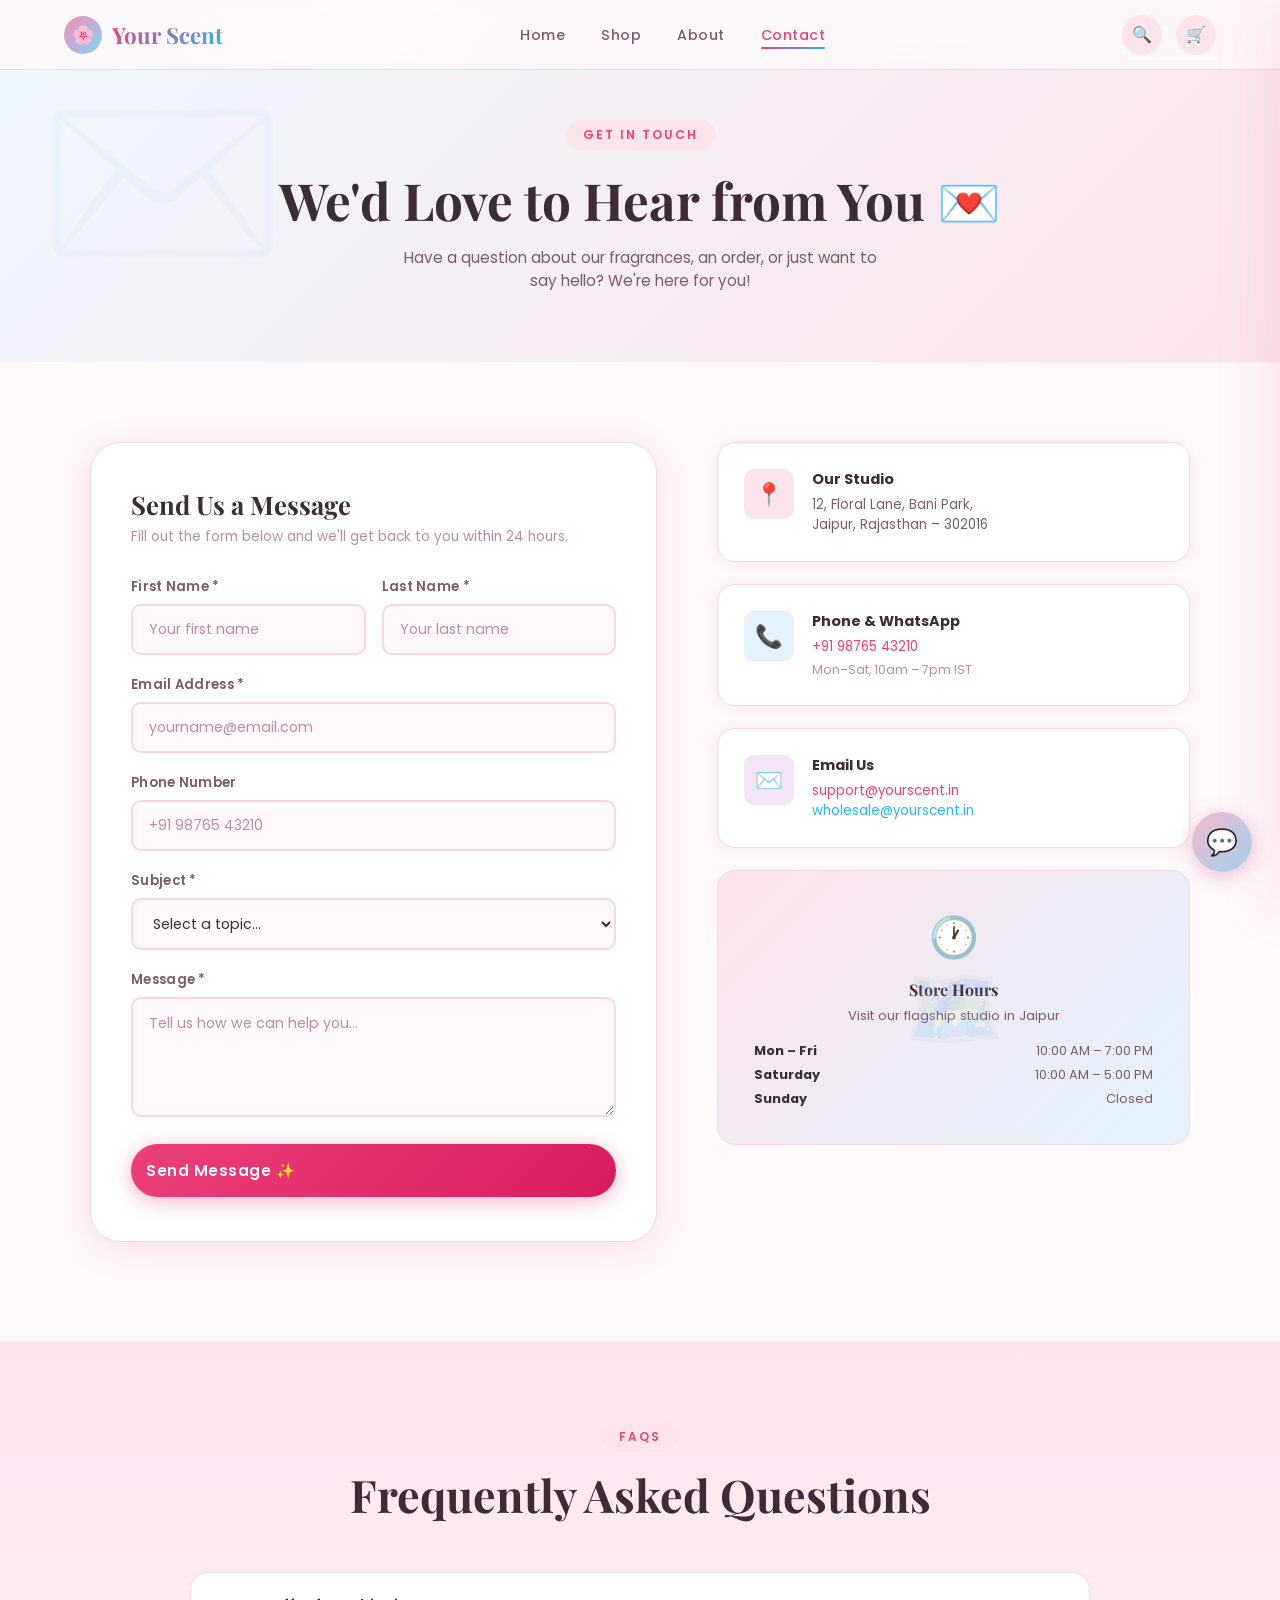
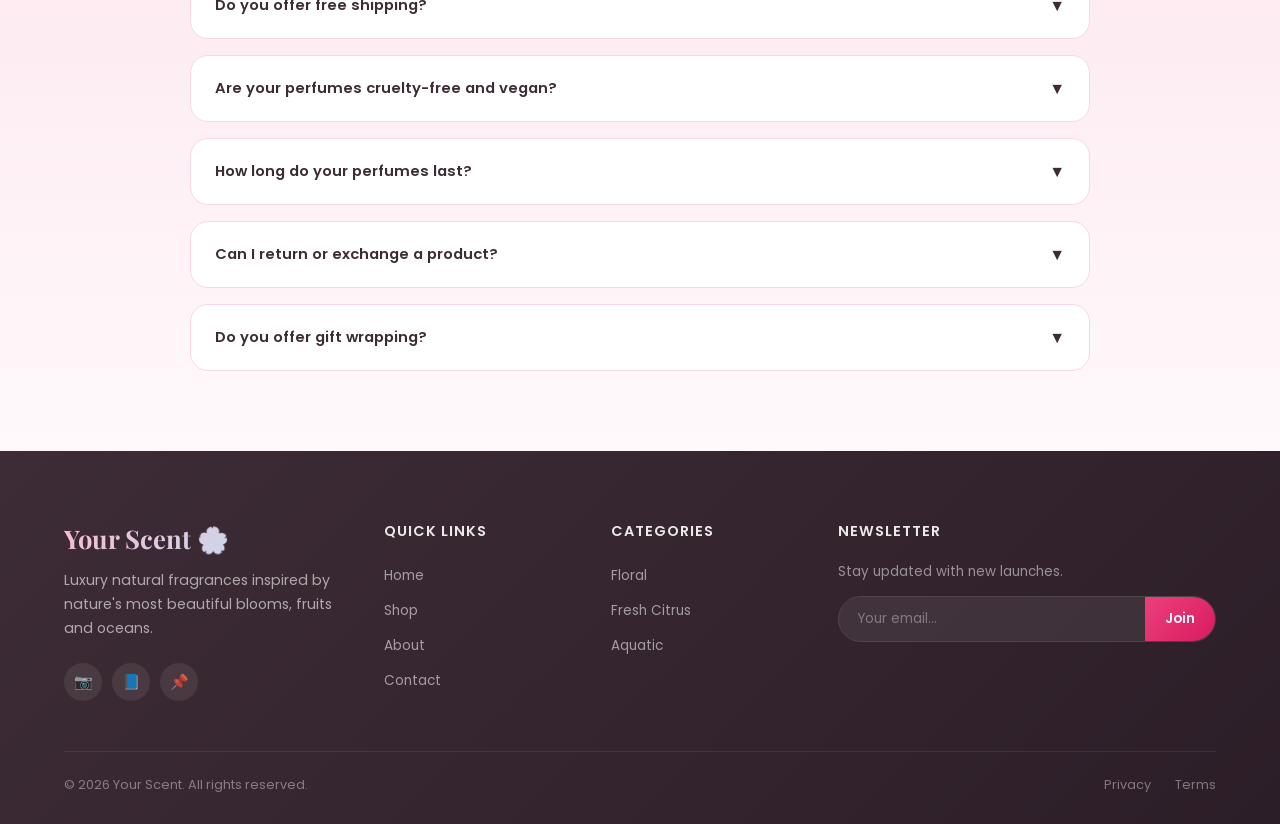
<file: contact.html>
<!DOCTYPE html>
<html lang="en">

<head>
    <meta charset="UTF-8" />
    <meta name="viewport" content="width=device-width, initial-scale=1.0" />
    <meta name="description"
        content="Contact Your Scent – reach out to us for orders, fragrance guidance, or any questions." />
    <title>Contact | Your Scent</title>
    <link rel="stylesheet" href="style.css" />
    <style>
        /* ── Contact Hero ── */
        .contact-hero {
            padding: 120px 5% 70px;
            background: linear-gradient(135deg, #f0f8ff 0%, var(--pink-light) 100%);
            text-align: center;
            position: relative;
            overflow: hidden;
        }

        .contact-hero::before {
            content: '✉️';
            font-size: 200px;
            position: absolute;
            left: 3%;
            top: 50%;
            transform: translateY(-50%);
            opacity: 0.06;
        }

        .contact-hero h1 {
            font-family: 'Playfair Display', serif;
            font-size: clamp(2rem, 5vw, 3.2rem);
            color: var(--text-dark);
            margin-bottom: 12px;
        }

        .contact-hero p {
            font-size: .95rem;
            color: var(--text-mid);
            max-width: 480px;
            margin: 0 auto;
        }

        /* ── Contact Main ── */
        .contact-main {
            padding: 80px 5% 100px;
            max-width: 1100px;
            margin: 0 auto;
            display: grid;
            grid-template-columns: 1.2fr 1fr;
            gap: 60px;
            align-items: start;
        }

        /* Form */
        .contact-form-card {
            background: var(--white);
            border-radius: var(--radius-lg);
            padding: 44px 40px;
            box-shadow: var(--shadow-md);
            border: 1px solid var(--border);
        }

        .contact-form-card h2 {
            font-family: 'Playfair Display', serif;
            font-size: 1.6rem;
            color: var(--text-dark);
            margin-bottom: 6px;
        }

        .contact-form-card>p {
            font-size: .85rem;
            color: var(--text-light);
            margin-bottom: 30px;
        }

        .form-row {
            display: grid;
            grid-template-columns: 1fr 1fr;
            gap: 16px;
        }

        .form-group {
            margin-bottom: 20px;
        }

        .form-group label {
            display: block;
            font-size: .82rem;
            font-weight: 600;
            color: var(--text-mid);
            margin-bottom: 7px;
            letter-spacing: .3px;
        }

        .form-group input,
        .form-group select,
        .form-group textarea {
            width: 100%;
            padding: 13px 16px;
            border: 2px solid var(--border);
            border-radius: var(--radius-sm);
            background: var(--cream);
            color: var(--text-dark);
            font-size: .88rem;
            font-family: 'Poppins', sans-serif;
            outline: none;
            transition: var(--transition);
        }

        .form-group input:focus,
        .form-group select:focus,
        .form-group textarea:focus {
            border-color: var(--pink-medium);
            box-shadow: 0 0 0 3px rgba(244, 143, 177, .15);
            background: #fff;
        }

        .form-group textarea {
            resize: vertical;
            min-height: 120px;
            line-height: 1.6;
        }

        .form-group input::placeholder,
        .form-group textarea::placeholder {
            color: var(--text-light);
        }

        .form-submit {
            width: 100%;
            padding: 15px;
            font-size: .95rem;
            font-weight: 600;
        }

        .form-success {
            display: none;
            text-align: center;
            padding: 40px 20px;
        }

        .form-success .success-icon {
            font-size: 3.5rem;
            margin-bottom: 14px;
        }

        .form-success h3 {
            font-family: 'Playfair Display', serif;
            font-size: 1.5rem;
            color: var(--text-dark);
            margin-bottom: 10px;
        }

        .form-success p {
            font-size: .9rem;
            color: var(--text-light);
        }

        /* Info Cards */
        .contact-info {
            display: flex;
            flex-direction: column;
            gap: 22px;
        }

        .info-card {
            background: var(--white);
            border-radius: var(--radius-md);
            padding: 26px;
            border: 1px solid var(--border);
            box-shadow: var(--shadow-sm);
            display: flex;
            gap: 18px;
            align-items: flex-start;
            transition: var(--transition);
        }

        .info-card:hover {
            transform: translateY(-4px);
            box-shadow: var(--shadow-md);
        }

        .info-icon {
            width: 50px;
            height: 50px;
            border-radius: var(--radius-sm);
            flex-shrink: 0;
            display: flex;
            align-items: center;
            justify-content: center;
            font-size: 1.4rem;
        }

        .info-card h4 {
            font-size: .9rem;
            font-weight: 700;
            color: var(--text-dark);
            margin-bottom: 5px;
        }

        .info-card p {
            font-size: .83rem;
            color: var(--text-mid);
            line-height: 1.5;
        }

        .info-card a {
            color: var(--pink-accent);
            font-size: .83rem;
        }

        /* Map placeholder */
        .map-card {
            background: linear-gradient(135deg, var(--pink-light), var(--blue-light));
            border-radius: var(--radius-md);
            padding: 36px;
            text-align: center;
            border: 1px solid var(--border);
            position: relative;
            overflow: hidden;
        }

        .map-card::before {
            content: '🗺️';
            font-size: 80px;
            opacity: .15;
            position: absolute;
            top: 50%;
            left: 50%;
            transform: translate(-50%, -50%);
        }

        .map-emoji {
            font-size: 2.5rem;
            margin-bottom: 12px;
        }

        .map-card h4 {
            font-family: 'Playfair Display', serif;
            font-size: 1rem;
            color: var(--text-dark);
            margin-bottom: 6px;
        }

        .map-card p {
            font-size: .82rem;
            color: var(--text-mid);
        }

        .map-hours {
            margin-top: 16px;
            display: flex;
            flex-direction: column;
            gap: 6px;
        }

        .hour-row {
            display: flex;
            justify-content: space-between;
            font-size: .8rem;
            color: var(--text-mid);
        }

        .hour-row strong {
            color: var(--text-dark);
        }

        /* FAQs */
        .faq-section {
            padding: 80px 5%;
            background: linear-gradient(180deg, var(--pink-light), var(--cream));
        }

        .faq-grid {
            max-width: 900px;
            margin: 0 auto;
            display: flex;
            flex-direction: column;
            gap: 16px;
        }

        .faq-item {
            background: var(--white);
            border-radius: var(--radius-md);
            border: 1px solid var(--border);
            overflow: hidden;
        }

        .faq-question {
            width: 100%;
            padding: 20px 24px;
            text-align: left;
            font-size: .92rem;
            font-weight: 600;
            color: var(--text-dark);
            display: flex;
            justify-content: space-between;
            align-items: center;
            transition: var(--transition);
        }

        .faq-question:hover {
            color: var(--pink-accent);
            background: var(--pink-light);
        }

        .faq-question.open {
            color: var(--pink-accent);
        }

        .faq-arrow {
            transition: var(--transition);
            font-size: 1rem;
        }

        .faq-question.open .faq-arrow {
            transform: rotate(180deg);
        }

        .faq-answer {
            max-height: 0;
            overflow: hidden;
            transition: max-height .4s ease, padding .3s ease;
            font-size: .86rem;
            color: var(--text-mid);
            line-height: 1.7;
            padding: 0 24px;
        }

        .faq-answer.open {
            max-height: 200px;
            padding: 0 24px 20px;
        }

        /* Responsive */
        @media(max-width:900px) {
            .contact-main {
                grid-template-columns: 1fr;
            }
        }

        @media(max-width:600px) {
            .form-row {
                grid-template-columns: 1fr;
            }

            .contact-form-card {
                padding: 28px 20px;
            }
        }
    </style>
</head>

<body>

    <!-- NAVBAR -->
    <nav class="navbar" id="navbar">
        <a href="index.html" class="nav-logo">
            <div class="logo-icon">🌸</div>
            <span class="brand-name">Your Scent</span>
        </a>
        <ul class="nav-links">
            <li><a href="index.html">Home</a></li>
            <li><a href="shop.html">Shop</a></li>
            <li><a href="about.html">About</a></li>
            <li><a href="contact.html" class="active">Contact</a></li>
        </ul>
        <div class="nav-actions">
            <button class="nav-btn-icon" id="searchBtn">🔍</button>
            <button class="nav-btn-icon cart-btn" id="cartBtn">
                🛒<span class="cart-count" id="cartCount">0</span>
            </button>
            <button class="hamburger" id="hamburger"><span></span><span></span><span></span></button>
        </div>
    </nav>
    <div class="mobile-nav" id="mobileNav">
        <a href="index.html">Home</a>
        <a href="shop.html">Shop</a>
        <a href="about.html">About</a>
        <a href="contact.html">Contact</a>
    </div>

    <!-- CONTACT HERO -->
    <div class="contact-hero page-top animate-in">
        <div class="section-tag">Get in Touch</div>
        <h1>We'd Love to Hear from You 💌</h1>
        <p>Have a question about our fragrances, an order, or just want to say hello? We're here for you!</p>
    </div>

    <!-- CONTACT MAIN -->
    <div style="padding:80px 5% 100px">
        <div class="contact-main" style="padding:0">
            <!-- FORM -->
            <div class="contact-form-card animate-in">
                <h2>Send Us a Message</h2>
                <p>Fill out the form below and we'll get back to you within 24 hours.</p>
                <form id="contactForm" onsubmit="handleContact(event)">
                    <div class="form-row">
                        <div class="form-group">
                            <label for="fname">First Name *</label>
                            <input type="text" id="fname" placeholder="Your first name" required />
                        </div>
                        <div class="form-group">
                            <label for="lname">Last Name *</label>
                            <input type="text" id="lname" placeholder="Your last name" required />
                        </div>
                    </div>
                    <div class="form-group">
                        <label for="email">Email Address *</label>
                        <input type="email" id="email" placeholder="yourname@email.com" required />
                    </div>
                    <div class="form-group">
                        <label for="phone">Phone Number</label>
                        <input type="tel" id="phone" placeholder="+91 98765 43210" />
                    </div>
                    <div class="form-group">
                        <label for="subject">Subject *</label>
                        <select id="subject" required>
                            <option value="">Select a topic...</option>
                            <option>Order Inquiry</option>
                            <option>Product Information</option>
                            <option>Fragrance Advice</option>
                            <option>Returns & Exchanges</option>
                            <option>Wholesale / B2B</option>
                            <option>Other</option>
                        </select>
                    </div>
                    <div class="form-group">
                        <label for="message">Message *</label>
                        <textarea id="message" placeholder="Tell us how we can help you..." required></textarea>
                    </div>
                    <button type="submit" class="btn-primary form-submit">Send Message ✨</button>
                </form>
                <div class="form-success" id="formSuccess">
                    <div class="success-icon">🌸</div>
                    <h3>Message Sent!</h3>
                    <p>Thank you for reaching out. We'll get back to you within 24 hours.</p>
                    <a href="shop.html" class="btn-primary" style="margin-top:20px;display:inline-flex">Explore Our
                        Fragrances →</a>
                </div>
            </div>

            <!-- INFO -->
            <div class="contact-info animate-in" style="animation-delay:.15s">
                <div class="info-card">
                    <div class="info-icon" style="background:var(--pink-light)">📍</div>
                    <div>
                        <h4>Our Studio</h4>
                        <p>12, Floral Lane, Bani Park,<br />Jaipur, Rajasthan – 302016</p>
                    </div>
                </div>
                <div class="info-card">
                    <div class="info-icon" style="background:var(--blue-light)">📞</div>
                    <div>
                        <h4>Phone & WhatsApp</h4>
                        <p><a href="tel:+919876543210">+91 98765 43210</a></p>
                        <p style="margin-top:4px;font-size:.78rem;color:var(--text-light)">Mon–Sat, 10am – 7pm IST</p>
                    </div>
                </div>
                <div class="info-card">
                    <div class="info-icon" style="background:var(--lavender)">✉️</div>
                    <div>
                        <h4>Email Us</h4>
                        <p><a href="mailto:support@yourscent.in">support@yourscent.in</a></p>
                        <p><a href="mailto:wholesale@yourscent.in"
                                style="color:var(--blue-deep)">wholesale@yourscent.in</a></p>
                    </div>
                </div>
                <div class="map-card">
                    <div class="map-emoji">🕐</div>
                    <h4>Store Hours</h4>
                    <p>Visit our flagship studio in Jaipur</p>
                    <div class="map-hours">
                        <div class="hour-row"><strong>Mon – Fri</strong><span>10:00 AM – 7:00 PM</span></div>
                        <div class="hour-row"><strong>Saturday</strong><span>10:00 AM – 5:00 PM</span></div>
                        <div class="hour-row"><strong>Sunday</strong><span>Closed</span></div>
                    </div>
                </div>
            </div>
        </div>
    </div>

    <!-- FAQs -->
    <section class="faq-section">
        <div class="section-header center animate-in">
            <div class="section-tag">FAQs</div>
            <h2 class="section-title">Frequently Asked Questions</h2>
        </div>
        <div class="faq-grid">
            <div class="faq-item">
                <button class="faq-question" onclick="toggleFAQ(this)">
                    Do you offer free shipping? <span class="faq-arrow">▼</span>
                </button>
                <div class="faq-answer">Yes! We offer free standard shipping on all orders above ₹999 across India.
                    International shipping is available and rates are calculated at checkout.</div>
            </div>
            <div class="faq-item">
                <button class="faq-question" onclick="toggleFAQ(this)">
                    Are your perfumes cruelty-free and vegan? <span class="faq-arrow">▼</span>
                </button>
                <div class="faq-answer">Absolutely! All Your Scent perfumes are 100% cruelty-free and vegan certified.
                    We use no animal-derived ingredients and never test on animals.</div>
            </div>
            <div class="faq-item">
                <button class="faq-question" onclick="toggleFAQ(this)">
                    How long do your perfumes last? <span class="faq-arrow">▼</span>
                </button>
                <div class="faq-answer">Our Eau de Parfum formulas are designed to last 8–12 hours on skin. Applying to
                    pulse points (wrists, neck, behind ears) maximises longevity.</div>
            </div>
            <div class="faq-item">
                <button class="faq-question" onclick="toggleFAQ(this)">
                    Can I return or exchange a product? <span class="faq-arrow">▼</span>
                </button>
                <div class="faq-answer">Yes. If you're not 100% satisfied, we accept returns within 15 days of delivery
                    for unopened products. Contact our support team to initiate a return.</div>
            </div>
            <div class="faq-item">
                <button class="faq-question" onclick="toggleFAQ(this)">
                    Do you offer gift wrapping? <span class="faq-arrow">▼</span>
                </button>
                <div class="faq-answer">We do! All our perfumes come in a beautiful keepsake box, and we offer premium
                    gift wrapping with a personalised handwritten note for a small additional charge.</div>
            </div>
        </div>
    </section>

    <!-- FOOTER -->
    <footer>
        <div class="footer-grid">
            <div class="footer-brand">
                <div class="brand-name">Your Scent 🌸</div>
                <p>Luxury natural fragrances inspired by nature's most beautiful blooms, fruits and oceans.</p>
                <div class="footer-socials">
                    <a class="social-btn" href="#">📷</a><a class="social-btn" href="#">📘</a><a class="social-btn"
                        href="#">📌</a>
                </div>
            </div>
            <div class="footer-col">
                <h4>Quick Links</h4>
                <ul>
                    <li><a href="index.html">Home</a></li>
                    <li><a href="shop.html">Shop</a></li>
                    <li><a href="about.html">About</a></li>
                    <li><a href="contact.html">Contact</a></li>
                </ul>
            </div>
            <div class="footer-col">
                <h4>Categories</h4>
                <ul>
                    <li><a href="shop.html?filter=floral">Floral</a></li>
                    <li><a href="shop.html?filter=fresh">Fresh Citrus</a></li>
                    <li><a href="shop.html?filter=aquatic">Aquatic</a></li>
                </ul>
            </div>
            <div class="footer-col">
                <h4>Newsletter</h4>
                <p style="font-size:.84rem;color:rgba(255,255,255,.5);margin-bottom:14px">Stay updated with new
                    launches.</p>
                <form class="newsletter-form" onsubmit="handleFooterNL(event)"><input type="email"
                        placeholder="Your email..." required /><button type="submit">Join</button></form>
            </div>
        </div>
        <hr class="footer-divider" />
        <div class="footer-bottom">
            <span>© 2026 Your Scent. All rights reserved.</span>
            <div class="footer-bottom-links"><a href="#">Privacy</a><a href="#">Terms</a></div>
        </div>
    </footer>

    <div class="cart-overlay" id="cartOverlay"></div>
    <aside class="cart-sidebar" id="cartSidebar">
        <div class="cart-header">
            <h3>🛒 My Bag</h3><button class="cart-close" id="cartClose">✕</button>
        </div>
        <div class="cart-items" id="cartItems"></div>
        <div class="cart-footer">
            <div class="cart-total-row"><span class="cart-total-label">Total</span><span class="cart-total-val"
                    id="cartTotal">₹0</span></div>
            <button class="cart-checkout-btn" onclick="handleCheckout()">Proceed to Checkout →</button>
        </div>
    </aside>
    <div class="toast" id="toast"></div>

    <script src="script.js"></script>
    <script>
        function handleContact(e) {
            e.preventDefault();
            document.getElementById('contactForm').style.display = 'none';
            document.getElementById('formSuccess').style.display = 'block';
            showToast('🌸 Message sent! We\'ll respond within 24 hours.');
        }
        function toggleFAQ(btn) {
            const answer = btn.nextElementSibling;
            const isOpen = btn.classList.contains('open');
            // Close all
            document.querySelectorAll('.faq-question').forEach(q => { q.classList.remove('open'); q.nextElementSibling.classList.remove('open'); });
            if (!isOpen) { btn.classList.add('open'); answer.classList.add('open'); }
        }
        function handleFooterNL(e) { e.preventDefault(); showToast('✅ Subscribed!'); e.target.reset(); }
    </script>
    <!-- Chatbot Widget -->
    <div id="chatbot-container">
        <button id="chatbot-toggle" onclick="toggleChatbot()" title="Chat with us">
            <span id="chat-icon">💬</span>
        </button>
        <div id="chatbot-box">
            <div id="chatbot-header">
                <span>🌸 YourScent Assistant</span>
                <button onclick="toggleChatbot()" id="chatbot-close">✕</button>
            </div>
            <iframe src="https://www.chatbase.co/chatbot-iframe/uSy50_rFKP0U2ORtni0Ep" width="100%"
                style="height:100%; min-height:420px; border:none;" frameborder="0"></iframe>
        </div>
    </div>

    <style>
        #chatbot-container {
            position: fixed;
            bottom: 28px;
            right: 28px;
            z-index: 99999;
            display: flex;
            flex-direction: column;
            align-items: flex-end;
            gap: 12px;
        }

        #chatbot-box {
            display: none;
            flex-direction: column;
            width: 370px;
            height: 520px;
            background: #fff;
            border-radius: 20px;
            box-shadow: 0 8px 40px rgba(200, 100, 150, 0.25), 0 2px 12px rgba(0, 0, 0, 0.12);
            overflow: hidden;
            animation: chatSlideIn 0.3s cubic-bezier(.4, 0, .2, 1);
        }

        #chatbot-box.open {
            display: flex;
        }

        @keyframes chatSlideIn {
            from {
                opacity: 0;
                transform: translateY(30px) scale(0.95);
            }

            to {
                opacity: 1;
                transform: translateY(0) scale(1);
            }
        }

        #chatbot-header {
            background: linear-gradient(135deg, #f7b7d0, #a0d2eb);
            color: #5a2d4c;
            padding: 14px 18px;
            font-weight: 700;
            font-size: 1rem;
            display: flex;
            justify-content: space-between;
            align-items: center;
            letter-spacing: 0.3px;
        }

        #chatbot-close {
            background: none;
            border: none;
            font-size: 1.1rem;
            cursor: pointer;
            color: #5a2d4c;
            line-height: 1;
            padding: 0 4px;
        }

        #chatbot-toggle {
            width: 60px;
            height: 60px;
            border-radius: 50%;
            background: linear-gradient(135deg, #f7b7d0, #a0d2eb);
            border: none;
            box-shadow: 0 4px 20px rgba(200, 100, 150, 0.4);
            cursor: pointer;
            font-size: 1.6rem;
            display: flex;
            align-items: center;
            justify-content: center;
            transition: transform 0.2s, box-shadow 0.2s;
        }

        #chatbot-toggle:hover {
            transform: scale(1.1);
            box-shadow: 0 6px 28px rgba(200, 100, 150, 0.55);
        }
    </style>

    <script>
        function toggleChatbot() {
            var box = document.getElementById('chatbot-box');
            box.classList.toggle('open');
        }
    </script>
</body>

</html>
</file>
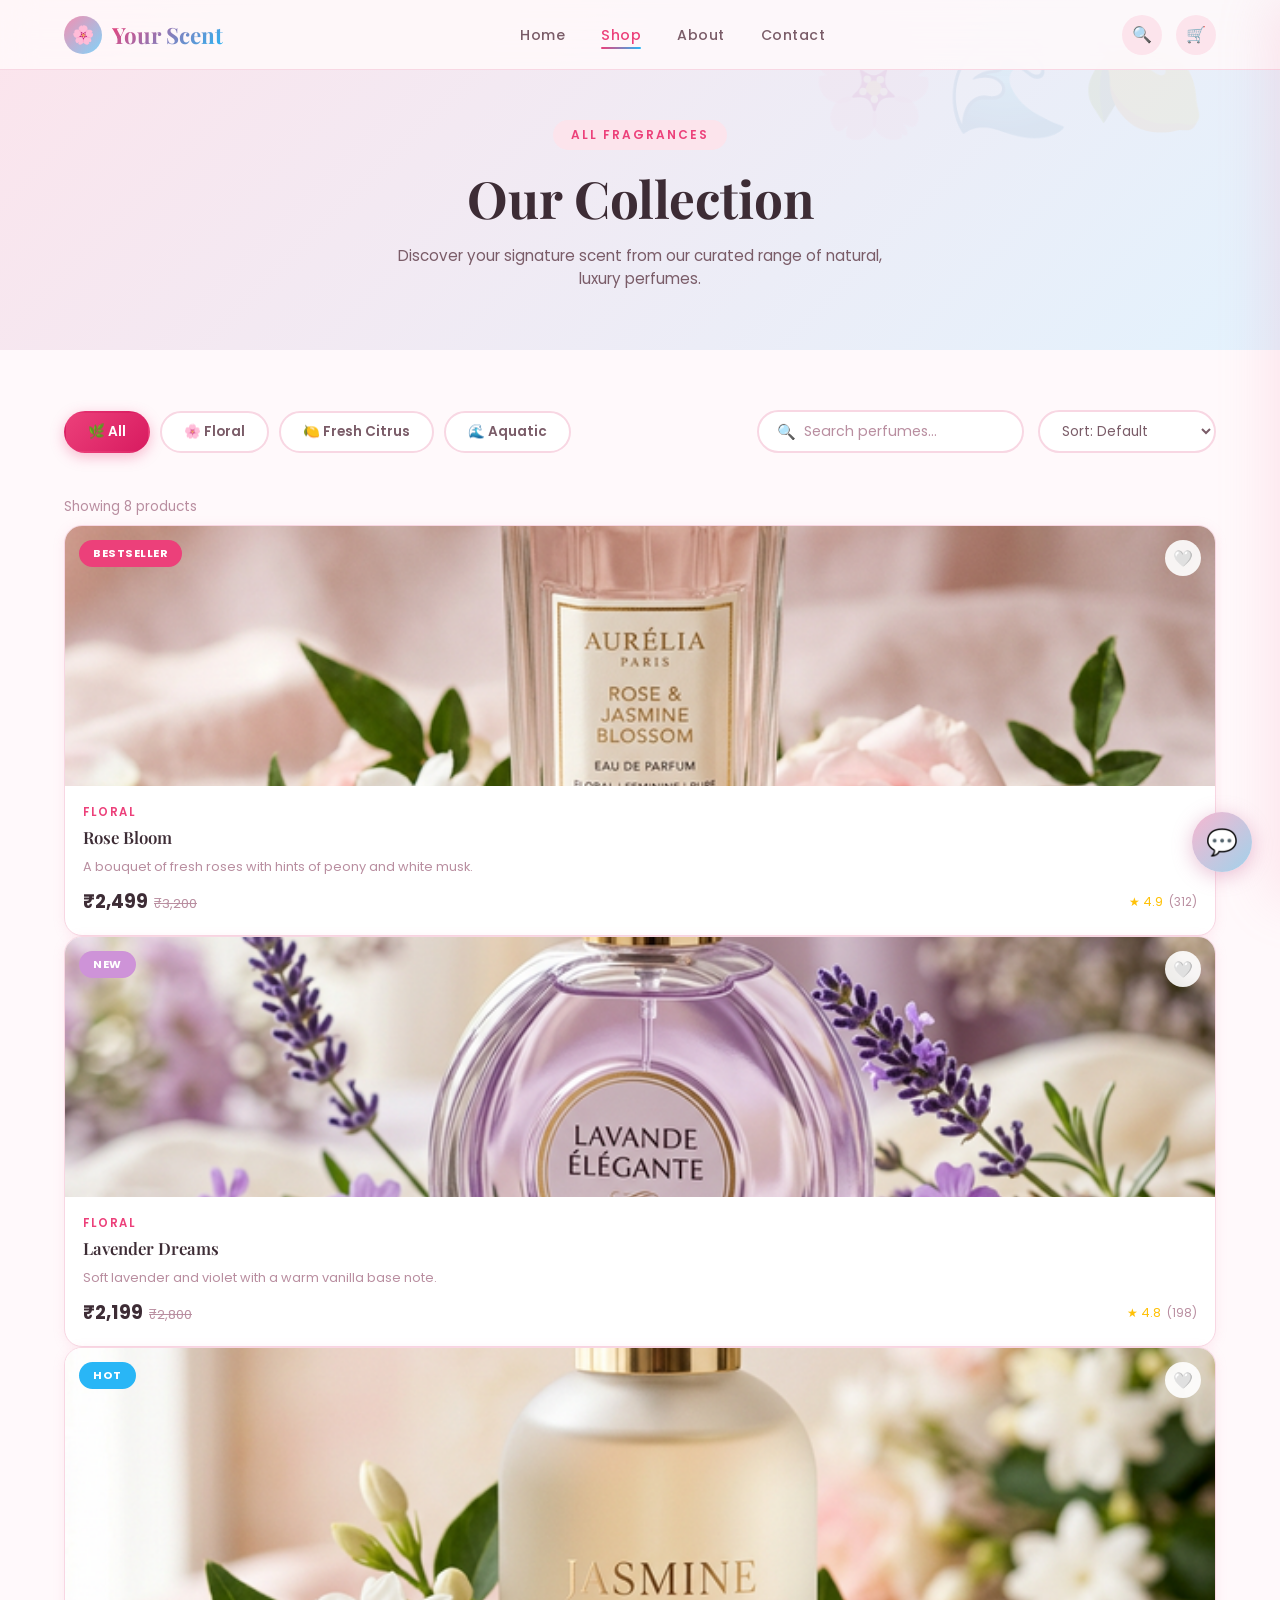
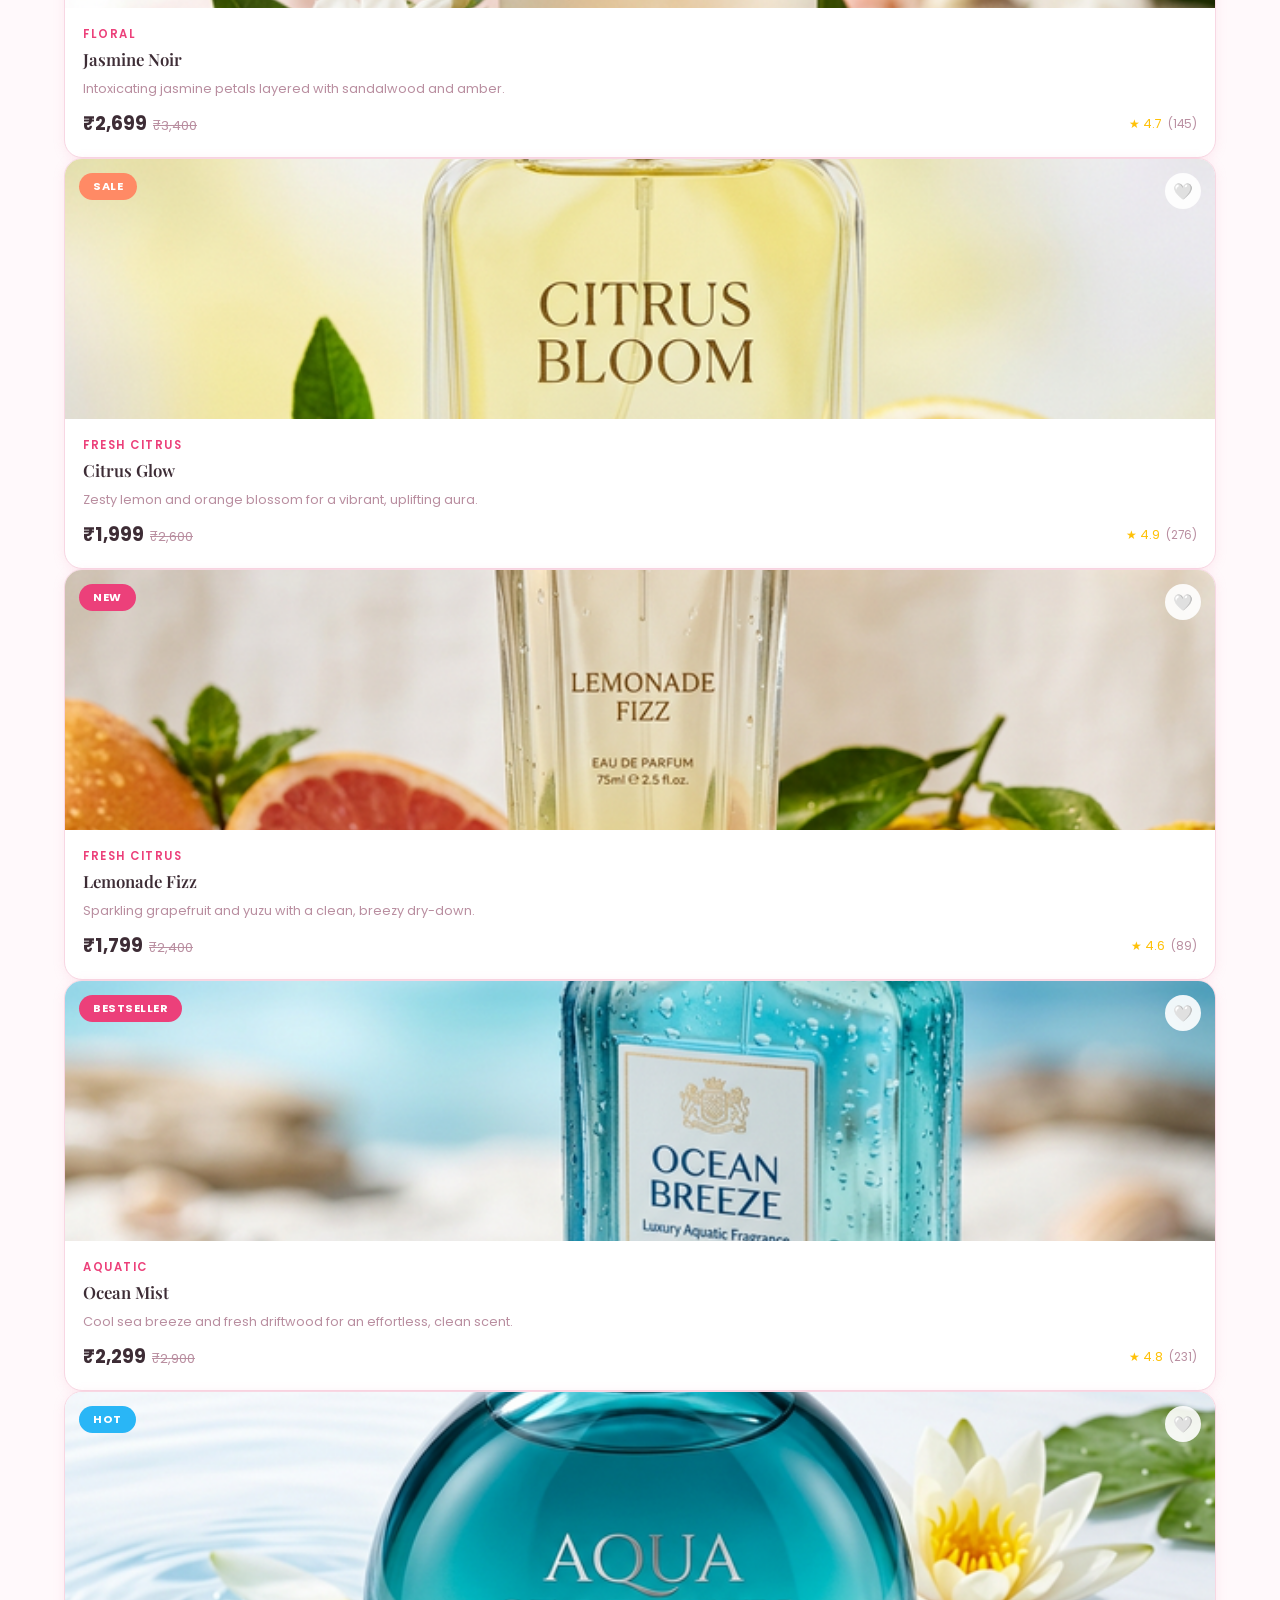
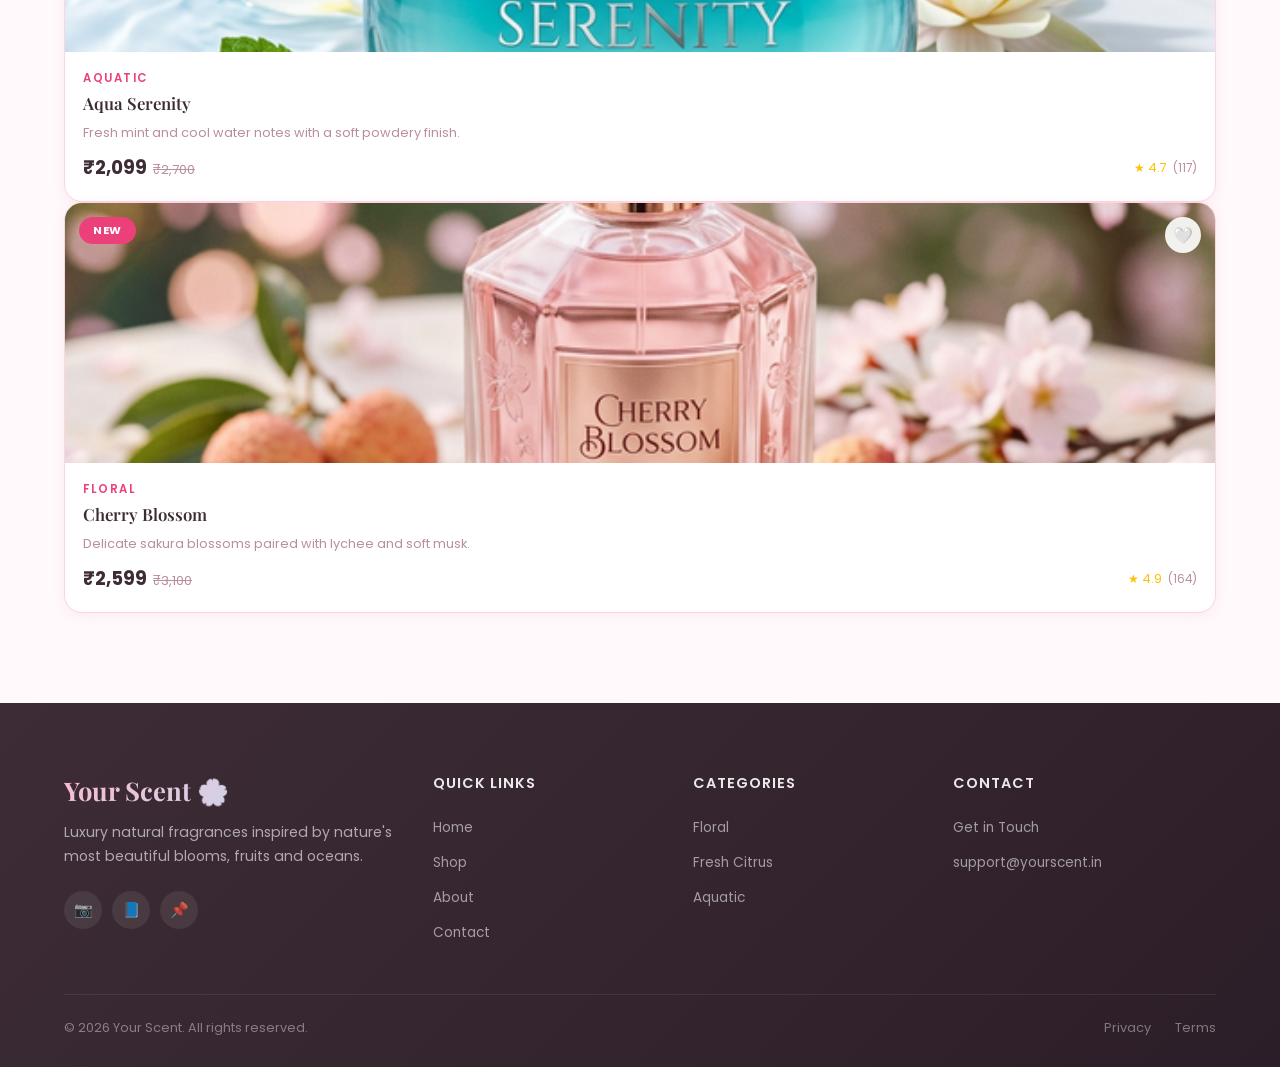
<file: shop.html>
<!DOCTYPE html>
<html lang="en">

<head>
    <meta charset="UTF-8" />
    <meta name="viewport" content="width=device-width, initial-scale=1.0" />
    <meta name="description"
        content="Shop all Your Scent perfumes – floral, fresh citrus, and aquatic fragrances. Filter by category and find your signature scent." />
    <title>Shop | Your Scent</title>
    <link rel="stylesheet" href="style.css" />
    <style>
        /* ── Shop Page ── */
        .shop-hero {
            padding: 120px 5% 60px;
            background: linear-gradient(135deg, var(--pink-light) 0%, var(--blue-light) 100%);
            text-align: center;
            position: relative;
            overflow: hidden;
        }

        .shop-hero::before {
            content: '🌸🌊🍋';
            font-size: 100px;
            position: absolute;
            opacity: 0.07;
            top: 10px;
            right: 5%;
            letter-spacing: 10px;
        }

        .shop-hero .section-tag {
            margin-bottom: 14px;
        }

        .shop-hero h1 {
            font-family: 'Playfair Display', serif;
            font-size: clamp(2rem, 5vw, 3.2rem);
            color: var(--text-dark);
            margin-bottom: 12px;
        }

        .shop-hero p {
            font-size: 0.95rem;
            color: var(--text-mid);
            max-width: 500px;
            margin: 0 auto;
        }

        /* ── Filters ── */
        .shop-main {
            padding: 60px 5% 90px;
        }

        .shop-controls {
            display: flex;
            flex-wrap: wrap;
            align-items: center;
            justify-content: space-between;
            gap: 20px;
            margin-bottom: 44px;
        }

        .filter-pills {
            display: flex;
            flex-wrap: wrap;
            gap: 10px;
        }

        .filter-pill {
            padding: 9px 22px;
            border-radius: var(--radius-full);
            font-size: 0.85rem;
            font-weight: 600;
            border: 2px solid var(--border);
            background: var(--white);
            color: var(--text-mid);
            cursor: pointer;
            transition: var(--transition);
        }

        .filter-pill:hover {
            border-color: var(--pink-medium);
            color: var(--pink-accent);
            background: var(--pink-light);
        }

        .filter-pill.active {
            background: linear-gradient(135deg, var(--pink-accent), #d81b60);
            border-color: transparent;
            color: #fff;
            box-shadow: 0 4px 14px rgba(236, 64, 122, 0.35);
        }

        .filter-pill[data-cat="fresh"].active {
            background: linear-gradient(135deg, #f57f17, #ff8f00);
            box-shadow: 0 4px 14px rgba(245, 127, 23, .35);
        }

        .filter-pill[data-cat="aquatic"].active {
            background: linear-gradient(135deg, var(--blue-deep), #0288d1);
            box-shadow: 0 4px 14px rgba(41, 182, 246, .35);
        }

        .shop-search-wrap {
            display: flex;
            align-items: center;
            gap: 8px;
            background: var(--white);
            border: 2px solid var(--border);
            border-radius: var(--radius-full);
            padding: 8px 18px;
            transition: var(--transition);
        }

        .shop-search-wrap:focus-within {
            border-color: var(--pink-medium);
            box-shadow: 0 0 0 3px rgba(244, 143, 177, 0.15);
        }

        .shop-search-wrap span {
            color: var(--text-light);
            font-size: 15px;
        }

        .shop-search-wrap input {
            border: none;
            outline: none;
            font-size: 0.88rem;
            color: var(--text-dark);
            font-family: 'Poppins', sans-serif;
            width: 200px;
            background: transparent;
        }

        .shop-search-wrap input::placeholder {
            color: var(--text-light);
        }

        .products-count {
            font-size: 0.85rem;
            color: var(--text-light);
            margin-bottom: 8px;
        }

        /* ── Sort ── */
        .sort-select {
            padding: 9px 18px;
            border-radius: var(--radius-full);
            border: 2px solid var(--border);
            background: var(--white);
            color: var(--text-mid);
            font-size: 0.85rem;
            font-family: 'Poppins', sans-serif;
            cursor: pointer;
            outline: none;
        }

        /* ── No Results ── */
        .no-results {
            grid-column: 1/-1;
            text-align: center;
            padding: 60px 20px;
            color: var(--text-light);
        }

        .no-results .no-icon {
            font-size: 3.5rem;
            margin-bottom: 14px;
        }

        .no-results p {
            font-size: 0.95rem;
        }
    </style>
</head>

<body>

    <!-- NAVBAR -->
    <nav class="navbar" id="navbar">
        <a href="index.html" class="nav-logo">
            <div class="logo-icon">🌸</div>
            <span class="brand-name">Your Scent</span>
        </a>
        <ul class="nav-links">
            <li><a href="index.html">Home</a></li>
            <li><a href="shop.html" class="active">Shop</a></li>
            <li><a href="about.html">About</a></li>
            <li><a href="contact.html">Contact</a></li>
        </ul>
        <div class="nav-actions">
            <button class="nav-btn-icon" id="searchBtn" title="Search">🔍</button>
            <button class="nav-btn-icon cart-btn" id="cartBtn" title="Cart">
                🛒<span class="cart-count" id="cartCount">0</span>
            </button>
            <button class="hamburger" id="hamburger"><span></span><span></span><span></span></button>
        </div>
    </nav>
    <div class="mobile-nav" id="mobileNav">
        <a href="index.html">Home</a>
        <a href="shop.html">Shop</a>
        <a href="about.html">About</a>
        <a href="contact.html">Contact</a>
    </div>

    <!-- SHOP HERO -->
    <div class="shop-hero page-top">
        <div class="section-tag">All Fragrances</div>
        <h1>Our Collection</h1>
        <p>Discover your signature scent from our curated range of natural, luxury perfumes.</p>
    </div>

    <!-- SHOP MAIN -->
    <main class="shop-main">
        <div class="shop-controls">
            <div>
                <div class="filter-pills" id="filterPills">
                    <button class="filter-pill active" data-cat="all">🌿 All</button>
                    <button class="filter-pill" data-cat="floral">🌸 Floral</button>
                    <button class="filter-pill" data-cat="fresh">🍋 Fresh Citrus</button>
                    <button class="filter-pill" data-cat="aquatic">🌊 Aquatic</button>
                </div>
            </div>
            <div style="display:flex;align-items:center;gap:14px;flex-wrap:wrap">
                <div class="shop-search-wrap">
                    <span>🔍</span>
                    <input type="text" id="searchInput" placeholder="Search perfumes..." />
                </div>
                <select class="sort-select" id="sortSelect">
                    <option value="default">Sort: Default</option>
                    <option value="price-low">Price: Low to High</option>
                    <option value="price-high">Price: High to Low</option>
                    <option value="rating">Top Rated</option>
                    <option value="name">Name A-Z</option>
                </select>
            </div>
        </div>
        <p class="products-count" id="productsCount"></p>
        <div class="products-grid" id="shopProducts"></div>
    </main>

    <!-- FOOTER -->
    <footer>
        <div class="footer-grid">
            <div class="footer-brand">
                <div class="brand-name">Your Scent 🌸</div>
                <p>Luxury natural fragrances inspired by nature's most beautiful blooms, fruits and oceans.</p>
                <div class="footer-socials">
                    <a class="social-btn" href="#">📷</a>
                    <a class="social-btn" href="#">📘</a>
                    <a class="social-btn" href="#">📌</a>
                </div>
            </div>
            <div class="footer-col">
                <h4>Quick Links</h4>
                <ul>
                    <li><a href="index.html">Home</a></li>
                    <li><a href="shop.html">Shop</a></li>
                    <li><a href="about.html">About</a></li>
                    <li><a href="contact.html">Contact</a></li>
                </ul>
            </div>
            <div class="footer-col">
                <h4>Categories</h4>
                <ul>
                    <li><a href="shop.html?filter=floral">Floral</a></li>
                    <li><a href="shop.html?filter=fresh">Fresh Citrus</a></li>
                    <li><a href="shop.html?filter=aquatic">Aquatic</a></li>
                </ul>
            </div>
            <div class="footer-col">
                <h4>Contact</h4>
                <ul>
                    <li><a href="contact.html">Get in Touch</a></li>
                    <li><a href="#">support@yourscent.in</a></li>
                </ul>
            </div>
        </div>
        <hr class="footer-divider" />
        <div class="footer-bottom">
            <span>© 2026 Your Scent. All rights reserved.</span>
            <div class="footer-bottom-links"><a href="#">Privacy</a><a href="#">Terms</a></div>
        </div>
    </footer>

    <!-- CART -->
    <div class="cart-overlay" id="cartOverlay"></div>
    <aside class="cart-sidebar" id="cartSidebar">
        <div class="cart-header">
            <h3>🛒 My Bag</h3>
            <button class="cart-close" id="cartClose">✕</button>
        </div>
        <div class="cart-items" id="cartItems"></div>
        <div class="cart-footer">
            <div class="cart-total-row">
                <span class="cart-total-label">Total</span>
                <span class="cart-total-val" id="cartTotal">₹0</span>
            </div>
            <button class="cart-checkout-btn" onclick="handleCheckout()">Proceed to Checkout →</button>
        </div>
    </aside>
    <div class="toast" id="toast"></div>

    <script src="script.js"></script>
    <script>
        // ── State ──
        let currentFilter = 'all';
        let currentSearch = '';
        let currentSort = 'default';

        // ── Read URL params ──
        const urlParams = new URLSearchParams(window.location.search);
        if (urlParams.get('filter')) currentFilter = urlParams.get('filter');
        if (urlParams.get('search')) currentSearch = urlParams.get('search');

        // ── Apply URL filter pills ──
        document.querySelectorAll('.filter-pill').forEach(p => {
            p.classList.toggle('active', p.dataset.cat === currentFilter);
            p.addEventListener('click', () => {
                currentFilter = p.dataset.cat;
                document.querySelectorAll('.filter-pill').forEach(x => x.classList.remove('active'));
                p.classList.add('active');
                renderShop();
            });
        });

        if (currentSearch) document.getElementById('searchInput').value = currentSearch;
        document.getElementById('searchInput').addEventListener('input', e => {
            currentSearch = e.target.value.toLowerCase();
            renderShop();
        });
        document.getElementById('sortSelect').addEventListener('change', e => {
            currentSort = e.target.value;
            renderShop();
        });

        function getFiltered() {
            let list = [...products];
            if (currentFilter !== 'all') list = list.filter(p => p.category === currentFilter);
            if (currentSearch) list = list.filter(p =>
                p.name.toLowerCase().includes(currentSearch) ||
                p.desc.toLowerCase().includes(currentSearch) ||
                p.notes.toLowerCase().includes(currentSearch)
            );
            switch (currentSort) {
                case 'price-low': list.sort((a, b) => a.price - b.price); break;
                case 'price-high': list.sort((a, b) => b.price - a.price); break;
                case 'rating': list.sort((a, b) => b.stars - a.stars); break;
                case 'name': list.sort((a, b) => a.name.localeCompare(b.name)); break;
            }
            return list;
        }

        function renderShop() {
            const list = getFiltered();
            document.getElementById('productsCount').textContent = `Showing ${list.length} product${list.length !== 1 ? 's' : ''}`;
            if (list.length === 0) {
                document.getElementById('shopProducts').innerHTML = `
          <div class="no-results">
            <div class="no-icon">🔍</div>
            <p>No perfumes found. Try a different search or filter.</p>
          </div>`;
                return;
            }
            renderProducts('shopProducts', list);
        }

        document.addEventListener('DOMContentLoaded', renderShop);
    </script>
    <!-- Chatbot Widget -->
    <div id="chatbot-container">
        <button id="chatbot-toggle" onclick="toggleChatbot()" title="Chat with us">
            <span id="chat-icon">💬</span>
        </button>
        <div id="chatbot-box">
            <div id="chatbot-header">
                <span>🌸 YourScent Assistant</span>
                <button onclick="toggleChatbot()" id="chatbot-close">✕</button>
            </div>
            <iframe src="https://www.chatbase.co/chatbot-iframe/uSy50_rFKP0U2ORtni0Ep" width="100%"
                style="height:100%; min-height:420px; border:none;" frameborder="0"></iframe>
        </div>
    </div>

    <style>
        #chatbot-container {
            position: fixed;
            bottom: 28px;
            right: 28px;
            z-index: 99999;
            display: flex;
            flex-direction: column;
            align-items: flex-end;
            gap: 12px;
        }

        #chatbot-box {
            display: none;
            flex-direction: column;
            width: 370px;
            height: 520px;
            background: #fff;
            border-radius: 20px;
            box-shadow: 0 8px 40px rgba(200, 100, 150, 0.25), 0 2px 12px rgba(0, 0, 0, 0.12);
            overflow: hidden;
            animation: chatSlideIn 0.3s cubic-bezier(.4, 0, .2, 1);
        }

        #chatbot-box.open {
            display: flex;
        }

        @keyframes chatSlideIn {
            from {
                opacity: 0;
                transform: translateY(30px) scale(0.95);
            }

            to {
                opacity: 1;
                transform: translateY(0) scale(1);
            }
        }

        #chatbot-header {
            background: linear-gradient(135deg, #f7b7d0, #a0d2eb);
            color: #5a2d4c;
            padding: 14px 18px;
            font-weight: 700;
            font-size: 1rem;
            display: flex;
            justify-content: space-between;
            align-items: center;
            letter-spacing: 0.3px;
        }

        #chatbot-close {
            background: none;
            border: none;
            font-size: 1.1rem;
            cursor: pointer;
            color: #5a2d4c;
            line-height: 1;
            padding: 0 4px;
        }

        #chatbot-toggle {
            width: 60px;
            height: 60px;
            border-radius: 50%;
            background: linear-gradient(135deg, #f7b7d0, #a0d2eb);
            border: none;
            box-shadow: 0 4px 20px rgba(200, 100, 150, 0.4);
            cursor: pointer;
            font-size: 1.6rem;
            display: flex;
            align-items: center;
            justify-content: center;
            transition: transform 0.2s, box-shadow 0.2s;
        }

        #chatbot-toggle:hover {
            transform: scale(1.1);
            box-shadow: 0 6px 28px rgba(200, 100, 150, 0.55);
        }
    </style>

    <script>
        function toggleChatbot() {
            var box = document.getElementById('chatbot-box');
            box.classList.toggle('open');
        }
    </script>
</body>

</html>
</file>
<file: style.css>
/* ============================================
   YOUR SCENT — Global Stylesheet
   Color Palette: Baby Pink, Sky Blue, Lavender
   ============================================ */

@import url('https://fonts.googleapis.com/css2?family=Playfair+Display:ital,wght@0,400;0,600;0,700;1,400&family=Poppins:wght@300;400;500;600&display=swap');

/* ── CSS Variables ── */
:root {
  --pink-light:    #fce4ec;
  --pink-soft:     #f8bbd0;
  --pink-medium:   #f48fb1;
  --pink-deep:     #e91e8c;
  --pink-accent:   #ec407a;

  --blue-light:    #e3f2fd;
  --blue-soft:     #b3e5fc;
  --blue-medium:   #81d4fa;
  --blue-deep:     #29b6f6;

  --lavender:      #f3e5f5;
  --lavender-mid:  #ce93d8;

  --cream:         #fff9fb;
  --white:         #ffffff;
  --text-dark:     #3d2c35;
  --text-mid:      #7a5c68;
  --text-light:    #b98ea0;
  --border:        #f8d7e3;

  --shadow-sm: 0 2px 12px rgba(244,143,177,0.15);
  --shadow-md: 0 6px 30px rgba(244,143,177,0.25);
  --shadow-lg: 0 12px 50px rgba(244,143,177,0.3);

  --radius-sm: 10px;
  --radius-md: 18px;
  --radius-lg: 30px;
  --radius-full: 50px;

  --transition: all 0.3s cubic-bezier(0.4, 0, 0.2, 1);
  --transition-slow: all 0.6s cubic-bezier(0.4, 0, 0.2, 1);
}

/* ── Reset ── */
*, *::before, *::after { box-sizing: border-box; margin: 0; padding: 0; }
html { scroll-behavior: smooth; }
body {
  font-family: 'Poppins', sans-serif;
  background: var(--cream);
  color: var(--text-dark);
  overflow-x: hidden;
}
img { max-width: 100%; display: block; }
a { text-decoration: none; color: inherit; }
ul { list-style: none; }
button { cursor: pointer; border: none; background: none; font-family: inherit; }

/* ── Scrollbar ── */
::-webkit-scrollbar { width: 6px; }
::-webkit-scrollbar-track { background: var(--pink-light); }
::-webkit-scrollbar-thumb { background: var(--pink-medium); border-radius: 10px; }

/* ============================================
   NAVIGATION
   ============================================ */
.navbar {
  position: fixed;
  top: 0; left: 0; right: 0;
  z-index: 1000;
  background: rgba(255, 249, 251, 0.85);
  backdrop-filter: blur(16px);
  -webkit-backdrop-filter: blur(16px);
  border-bottom: 1px solid var(--border);
  padding: 0 5%;
  height: 70px;
  display: flex;
  align-items: center;
  justify-content: space-between;
  transition: var(--transition);
}
.navbar.scrolled {
  box-shadow: var(--shadow-sm);
}

.nav-logo {
  display: flex;
  align-items: center;
  gap: 10px;
}
.nav-logo .logo-icon {
  width: 38px; height: 38px;
  background: linear-gradient(135deg, var(--pink-medium), var(--blue-medium));
  border-radius: 50%;
  display: flex; align-items: center; justify-content: center;
  font-size: 18px;
}
.nav-logo .brand-name {
  font-family: 'Playfair Display', serif;
  font-size: 1.4rem;
  font-weight: 700;
  background: linear-gradient(135deg, var(--pink-accent), var(--blue-deep));
  -webkit-background-clip: text;
  -webkit-text-fill-color: transparent;
  background-clip: text;
}

.nav-links {
  display: flex;
  gap: 36px;
  align-items: center;
}
.nav-links a {
  font-size: 0.88rem;
  font-weight: 500;
  color: var(--text-mid);
  letter-spacing: 0.5px;
  position: relative;
  transition: var(--transition);
}
.nav-links a::after {
  content: '';
  position: absolute;
  bottom: -4px; left: 0;
  width: 0; height: 2px;
  background: linear-gradient(90deg, var(--pink-accent), var(--blue-deep));
  border-radius: 2px;
  transition: var(--transition);
}
.nav-links a:hover, .nav-links a.active {
  color: var(--pink-accent);
}
.nav-links a:hover::after, .nav-links a.active::after { width: 100%; }

.nav-actions {
  display: flex;
  align-items: center;
  gap: 14px;
}
.nav-btn-icon {
  width: 40px; height: 40px;
  border-radius: 50%;
  background: var(--pink-light);
  display: flex; align-items: center; justify-content: center;
  font-size: 16px;
  transition: var(--transition);
  color: var(--pink-accent);
}
.nav-btn-icon:hover {
  background: var(--pink-soft);
  transform: scale(1.1);
}
.cart-btn { position: relative; }
.cart-count {
  position: absolute;
  top: -4px; right: -4px;
  width: 18px; height: 18px;
  background: var(--pink-accent);
  color: #fff;
  border-radius: 50%;
  font-size: 0.65rem;
  font-weight: 600;
  display: flex; align-items: center; justify-content: center;
  border: 2px solid var(--cream);
}
.hamburger {
  display: none;
  flex-direction: column;
  gap: 5px;
  width: 28px;
}
.hamburger span {
  display: block;
  height: 2px;
  background: var(--pink-accent);
  border-radius: 2px;
  transition: var(--transition);
}

/* ── Mobile Nav ── */
.mobile-nav {
  display: none;
  position: fixed;
  top: 70px; left: 0; right: 0;
  background: rgba(255, 249, 251, 0.97);
  backdrop-filter: blur(20px);
  z-index: 999;
  padding: 20px 5% 30px;
  border-bottom: 1px solid var(--border);
  flex-direction: column;
  gap: 16px;
  transform: translateY(-20px);
  opacity: 0;
  transition: var(--transition);
}
.mobile-nav.open {
  display: flex;
  transform: translateY(0);
  opacity: 1;
}
.mobile-nav a {
  font-size: 1rem;
  font-weight: 500;
  color: var(--text-mid);
  padding: 10px 0;
  border-bottom: 1px solid var(--border);
}

/* ============================================
   BUTTONS
   ============================================ */
.btn-primary {
  display: inline-flex;
  align-items: center;
  gap: 8px;
  padding: 13px 32px;
  background: linear-gradient(135deg, var(--pink-accent) 0%, #d81b60 100%);
  color: #fff;
  border-radius: var(--radius-full);
  font-size: 0.9rem;
  font-weight: 600;
  letter-spacing: 0.5px;
  transition: var(--transition);
  box-shadow: 0 4px 20px rgba(236, 64, 122, 0.4);
}
.btn-primary:hover {
  transform: translateY(-2px);
  box-shadow: 0 8px 30px rgba(236, 64, 122, 0.5);
}

.btn-secondary {
  display: inline-flex;
  align-items: center;
  gap: 8px;
  padding: 12px 30px;
  background: transparent;
  color: var(--pink-accent);
  border: 2px solid var(--pink-medium);
  border-radius: var(--radius-full);
  font-size: 0.9rem;
  font-weight: 600;
  transition: var(--transition);
}
.btn-secondary:hover {
  background: var(--pink-light);
  border-color: var(--pink-accent);
  transform: translateY(-2px);
}

.btn-blue {
  display: inline-flex;
  align-items: center;
  gap: 8px;
  padding: 13px 32px;
  background: linear-gradient(135deg, var(--blue-deep) 0%, #0288d1 100%);
  color: #fff;
  border-radius: var(--radius-full);
  font-size: 0.9rem;
  font-weight: 600;
  transition: var(--transition);
  box-shadow: 0 4px 20px rgba(41, 182, 246, 0.4);
}
.btn-blue:hover {
  transform: translateY(-2px);
  box-shadow: 0 8px 30px rgba(41, 182, 246, 0.5);
}

/* ============================================
   SECTION HEADERS
   ============================================ */
.section-tag {
  display: inline-block;
  font-size: 0.75rem;
  font-weight: 600;
  letter-spacing: 2px;
  text-transform: uppercase;
  color: var(--pink-accent);
  background: var(--pink-light);
  padding: 6px 18px;
  border-radius: var(--radius-full);
  margin-bottom: 16px;
}
.section-title {
  font-family: 'Playfair Display', serif;
  font-size: clamp(1.8rem, 4vw, 2.8rem);
  font-weight: 700;
  color: var(--text-dark);
  line-height: 1.2;
  margin-bottom: 14px;
}
.section-sub {
  font-size: 0.95rem;
  color: var(--text-light);
  line-height: 1.7;
  max-width: 540px;
}
.section-header { margin-bottom: 50px; }
.section-header.center { text-align: center; }
.section-header.center .section-sub { margin: 0 auto; }

/* ============================================
   PRODUCT CARD
   ============================================ */
.product-card {
  background: var(--white);
  border-radius: var(--radius-md);
  overflow: hidden;
  box-shadow: var(--shadow-sm);
  transition: var(--transition);
  border: 1px solid var(--border);
}
.product-card:hover {
  transform: translateY(-8px);
  box-shadow: var(--shadow-md);
}
.product-img-wrap {
  position: relative;
  overflow: hidden;
  background: linear-gradient(135deg, var(--pink-light), var(--blue-light));
  height: 260px;
  display: flex; align-items: center; justify-content: center;
}
.product-img-wrap img {
  width: 100%;
  height: 100%;
  object-fit: cover;
  transition: var(--transition-slow);
}
.product-card:hover .product-img-wrap img {
  transform: scale(1.08);
}
.product-badge {
  position: absolute;
  top: 14px; left: 14px;
  padding: 5px 14px;
  border-radius: var(--radius-full);
  font-size: 0.7rem;
  font-weight: 700;
  letter-spacing: 0.5px;
  text-transform: uppercase;
}
.badge-new { background: var(--pink-accent); color: #fff; }
.badge-hot { background: var(--blue-deep); color: #fff; }
.badge-sale { background: #ff8a65; color: #fff; }
.badge-fave { background: var(--lavender-mid); color: #fff; }

.product-wishlist {
  position: absolute;
  top: 14px; right: 14px;
  width: 36px; height: 36px;
  background: rgba(255,255,255,0.9);
  border-radius: 50%;
  display: flex; align-items: center; justify-content: center;
  font-size: 16px;
  transition: var(--transition);
  cursor: pointer;
  border: none;
}
.product-wishlist:hover { transform: scale(1.2); background: #fff; }
.product-wishlist.active { color: var(--pink-accent); }

.product-overlay {
  position: absolute;
  bottom: 0; left: 0; right: 0;
  background: rgba(255,255,255,0.95);
  padding: 14px;
  transform: translateY(100%);
  transition: var(--transition);
}
.product-card:hover .product-overlay { transform: translateY(0); }
.product-overlay button {
  width: 100%;
  padding: 10px;
  background: linear-gradient(135deg, var(--pink-accent), #d81b60);
  color: #fff;
  border-radius: var(--radius-sm);
  font-size: 0.85rem;
  font-weight: 600;
  transition: var(--transition);
}
.product-overlay button:hover { opacity: 0.9; }

.product-info { padding: 18px 18px 20px; }
.product-category {
  font-size: 0.72rem;
  font-weight: 600;
  letter-spacing: 1.5px;
  text-transform: uppercase;
  color: var(--pink-accent);
  margin-bottom: 6px;
}
.product-name {
  font-family: 'Playfair Display', serif;
  font-size: 1.05rem;
  font-weight: 600;
  color: var(--text-dark);
  margin-bottom: 8px;
  line-height: 1.3;
}
.product-desc {
  font-size: 0.8rem;
  color: var(--text-light);
  line-height: 1.5;
  margin-bottom: 12px;
}
.product-footer {
  display: flex;
  align-items: center;
  justify-content: space-between;
}
.product-price {
  font-size: 1.15rem;
  font-weight: 700;
  color: var(--text-dark);
}
.product-price span {
  font-size: 0.82rem;
  color: var(--text-light);
  text-decoration: line-through;
  font-weight: 400;
  margin-left: 6px;
}
.product-stars { font-size: 0.78rem; color: #ffc107; }
.product-stars em { color: var(--text-light); font-style: normal; font-size: 0.72rem; margin-left: 3px; }

/* ============================================
   CART SIDEBAR
   ============================================ */
.cart-overlay {
  position: fixed;
  inset: 0;
  background: rgba(61, 44, 53, 0.4);
  backdrop-filter: blur(4px);
  z-index: 2000;
  opacity: 0;
  pointer-events: none;
  transition: var(--transition);
}
.cart-overlay.open { opacity: 1; pointer-events: all; }

.cart-sidebar {
  position: fixed;
  top: 0; right: -420px;
  width: min(420px, 100vw);
  height: 100vh;
  background: var(--white);
  z-index: 2001;
  display: flex;
  flex-direction: column;
  box-shadow: -10px 0 50px rgba(244,143,177,0.2);
  transition: var(--transition);
}
.cart-sidebar.open { right: 0; }

.cart-header {
  padding: 24px;
  border-bottom: 1px solid var(--border);
  display: flex;
  align-items: center;
  justify-content: space-between;
  background: linear-gradient(135deg, var(--pink-light), var(--blue-light));
}
.cart-header h3 {
  font-family: 'Playfair Display', serif;
  font-size: 1.2rem;
  color: var(--text-dark);
}
.cart-close {
  width: 36px; height: 36px;
  border-radius: 50%;
  background: var(--white);
  display: flex; align-items: center; justify-content: center;
  font-size: 18px;
  color: var(--text-mid);
  transition: var(--transition);
}
.cart-close:hover { background: var(--pink-light); color: var(--pink-accent); }

.cart-items {
  flex: 1;
  overflow-y: auto;
  padding: 20px;
  display: flex;
  flex-direction: column;
  gap: 16px;
}
.cart-empty {
  text-align: center;
  padding: 60px 20px;
  color: var(--text-light);
}
.cart-empty .empty-icon { font-size: 3.5rem; margin-bottom: 14px; }
.cart-empty p { font-size: 0.95rem; }

.cart-item {
  display: flex;
  gap: 14px;
  padding: 14px;
  background: var(--cream);
  border-radius: var(--radius-sm);
  border: 1px solid var(--border);
}
.cart-item-img {
  width: 68px; height: 68px;
  border-radius: 10px;
  object-fit: cover;
  flex-shrink: 0;
  background: var(--pink-light);
}
.cart-item-info { flex: 1; }
.cart-item-name {
  font-size: 0.9rem;
  font-weight: 600;
  color: var(--text-dark);
  margin-bottom: 4px;
}
.cart-item-cat {
  font-size: 0.72rem;
  color: var(--pink-accent);
  text-transform: uppercase;
  letter-spacing: 1px;
  margin-bottom: 8px;
}
.cart-item-controls {
  display: flex;
  align-items: center;
  gap: 10px;
}
.qty-btn {
  width: 26px; height: 26px;
  border-radius: 50%;
  background: var(--pink-light);
  color: var(--pink-accent);
  font-size: 14px;
  display: flex; align-items: center; justify-content: center;
  transition: var(--transition);
}
.qty-btn:hover { background: var(--pink-soft); }
.qty-val {
  font-size: 0.88rem;
  font-weight: 600;
  min-width: 20px;
  text-align: center;
  color: var(--text-dark);
}
.cart-item-price {
  font-size: 0.95rem;
  font-weight: 700;
  color: var(--pink-accent);
  white-space: nowrap;
  align-self: center;
}
.cart-item-remove {
  font-size: 14px;
  color: var(--text-light);
  transition: var(--transition);
  align-self: flex-start;
  padding: 4px;
}
.cart-item-remove:hover { color: #e53935; }

.cart-footer {
  padding: 20px 24px;
  border-top: 1px solid var(--border);
  background: var(--white);
}
.cart-total-row {
  display: flex;
  justify-content: space-between;
  align-items: center;
  margin-bottom: 16px;
}
.cart-total-label { font-size: 0.9rem; color: var(--text-mid); }
.cart-total-val {
  font-size: 1.3rem;
  font-weight: 700;
  color: var(--text-dark);
}
.cart-checkout-btn {
  width: 100%;
  padding: 15px;
  background: linear-gradient(135deg, var(--pink-accent), #d81b60);
  color: #fff;
  border-radius: var(--radius-full);
  font-size: 0.95rem;
  font-weight: 600;
  letter-spacing: 0.5px;
  transition: var(--transition);
  box-shadow: 0 4px 20px rgba(236, 64, 122, 0.4);
}
.cart-checkout-btn:hover {
  transform: translateY(-2px);
  box-shadow: 0 8px 30px rgba(236, 64, 122, 0.5);
}

/* ============================================
   TOAST NOTIFICATION
   ============================================ */
.toast {
  position: fixed;
  bottom: 30px;
  left: 50%;
  transform: translateX(-50%) translateY(80px);
  background: linear-gradient(135deg, var(--pink-accent), #d81b60);
  color: #fff;
  padding: 14px 28px;
  border-radius: var(--radius-full);
  font-size: 0.88rem;
  font-weight: 500;
  z-index: 3000;
  opacity: 0;
  transition: all 0.4s cubic-bezier(0.4, 0, 0.2, 1);
  pointer-events: none;
  box-shadow: 0 8px 30px rgba(236, 64, 122, 0.4);
  display: flex;
  align-items: center;
  gap: 8px;
  white-space: nowrap;
}
.toast.show {
  opacity: 1;
  transform: translateX(-50%) translateY(0);
}

/* ============================================
   FOOTER
   ============================================ */
footer {
  background: linear-gradient(135deg, #3d2c35 0%, #2c1e28 100%);
  color: rgba(255,255,255,0.8);
  padding: 70px 5% 30px;
}
.footer-grid {
  display: grid;
  grid-template-columns: 1.5fr 1fr 1fr 1.2fr;
  gap: 40px;
  margin-bottom: 50px;
}
.footer-brand .brand-name {
  font-family: 'Playfair Display', serif;
  font-size: 1.6rem;
  font-weight: 700;
  background: linear-gradient(135deg, var(--pink-soft), var(--blue-soft));
  -webkit-background-clip: text;
  -webkit-text-fill-color: transparent;
  background-clip: text;
  margin-bottom: 14px;
}
.footer-brand p {
  font-size: 0.88rem;
  line-height: 1.7;
  color: rgba(255,255,255,0.6);
  margin-bottom: 22px;
}
.footer-socials {
  display: flex;
  gap: 10px;
}
.social-btn {
  width: 38px; height: 38px;
  border-radius: 50%;
  background: rgba(255,255,255,0.08);
  display: flex; align-items: center; justify-content: center;
  font-size: 15px;
  color: rgba(255,255,255,0.7);
  transition: var(--transition);
}
.social-btn:hover {
  background: var(--pink-accent);
  color: #fff;
  transform: translateY(-3px);
}
.footer-col h4 {
  font-size: 0.9rem;
  font-weight: 600;
  letter-spacing: 1px;
  text-transform: uppercase;
  color: rgba(255,255,255,0.9);
  margin-bottom: 20px;
}
.footer-col ul { display: flex; flex-direction: column; gap: 10px; }
.footer-col ul a {
  font-size: 0.85rem;
  color: rgba(255,255,255,0.55);
  transition: var(--transition);
}
.footer-col ul a:hover { color: var(--pink-soft); padding-left: 5px; }

.newsletter-form {
  display: flex;
  margin-top: 14px;
  border-radius: var(--radius-full);
  overflow: hidden;
  border: 1px solid rgba(255,255,255,0.15);
}
.newsletter-form input {
  flex: 1;
  padding: 12px 18px;
  background: rgba(255,255,255,0.07);
  border: none;
  color: #fff;
  font-size: 0.85rem;
  font-family: 'Poppins', sans-serif;
  outline: none;
}
.newsletter-form input::placeholder { color: rgba(255,255,255,0.35); }
.newsletter-form button {
  padding: 12px 20px;
  background: linear-gradient(135deg, var(--pink-accent), #d81b60);
  color: #fff;
  font-size: 0.82rem;
  font-weight: 600;
  transition: var(--transition);
  white-space: nowrap;
}
.newsletter-form button:hover { opacity: 0.9; }

.footer-divider {
  border: none;
  border-top: 1px solid rgba(255,255,255,0.08);
  margin-bottom: 24px;
}
.footer-bottom {
  display: flex;
  justify-content: space-between;
  align-items: center;
  font-size: 0.8rem;
  color: rgba(255,255,255,0.4);
}
.footer-bottom-links { display: flex; gap: 24px; }
.footer-bottom-links a { color: rgba(255,255,255,0.4); transition: var(--transition); }
.footer-bottom-links a:hover { color: var(--pink-soft); }

/* ============================================
   ANIMATIONS
   ============================================ */
@keyframes fadeInUp {
  from { opacity: 0; transform: translateY(30px); }
  to   { opacity: 1; transform: translateY(0); }
}
@keyframes fadeIn {
  from { opacity: 0; }
  to   { opacity: 1; }
}
@keyframes float {
  0%, 100% { transform: translateY(0px); }
  50%       { transform: translateY(-14px); }
}
@keyframes pulse-ring {
  0%   { transform: scale(1); opacity: 0.5; }
  100% { transform: scale(1.6); opacity: 0; }
}
@keyframes shimmer {
  0%   { background-position: -200% center; }
  100% { background-position: 200% center; }
}

.animate-in {
  opacity: 0;
  transform: translateY(30px);
  transition: opacity 0.7s ease, transform 0.7s ease;
}
.animate-in.visible {
  opacity: 1;
  transform: translateY(0);
}

/* ============================================
   UTILITIES
   ============================================ */
.container { max-width: 1200px; margin: 0 auto; padding: 0 5%; }
.page-top { padding-top: 70px; }
.section { padding: 90px 5%; }
.text-gradient {
  background: linear-gradient(135deg, var(--pink-accent), var(--blue-deep));
  -webkit-background-clip: text;
  -webkit-text-fill-color: transparent;
  background-clip: text;
}

/* ============================================
   RESPONSIVE
   ============================================ */
@media (max-width: 992px) {
  .footer-grid { grid-template-columns: 1fr 1fr; }
}

@media (max-width: 768px) {
  .nav-links { display: none; }
  .hamburger { display: flex; }
  .section { padding: 70px 5%; }
  .footer-grid { grid-template-columns: 1fr; gap: 30px; }
  .footer-bottom { flex-direction: column; gap: 14px; text-align: center; }
}
</file>
<file: home.css>
/* ============================================
   YOUR SCENT — Homepage Styles (home.css)
   ============================================ */

/* ── Hero ── */
.hero {
    min-height: 100vh;
    display: flex;
    flex-direction: column;
    justify-content: center;
    padding: 100px 5% 60px;
    position: relative;
    overflow: hidden;
    background: linear-gradient(135deg, #fff5f8 0%, #f0f8ff 50%, #fce4ec 100%);
}

.hero-bg-shapes {
    position: absolute;
    inset: 0;
    pointer-events: none;
}

.hero-blob {
    position: absolute;
    border-radius: 50%;
    filter: blur(80px);
    opacity: 0.45;
}

.hero-blob-1 {
    width: 520px;
    height: 520px;
    background: radial-gradient(circle, var(--pink-soft), transparent);
    top: -120px;
    left: -100px;
    animation: float 8s ease-in-out infinite;
}

.hero-blob-2 {
    width: 400px;
    height: 400px;
    background: radial-gradient(circle, var(--blue-soft), transparent);
    bottom: -80px;
    right: -60px;
    animation: float 10s ease-in-out infinite reverse;
}

.hero-blob-3 {
    width: 280px;
    height: 280px;
    background: radial-gradient(circle, var(--lavender), transparent);
    top: 50%;
    left: 50%;
    animation: float 7s ease-in-out infinite 2s;
}

.hero-content {
    max-width: 1200px;
    margin: 0 auto;
    width: 100%;
    display: grid;
    grid-template-columns: 1fr 1fr;
    gap: 60px;
    align-items: center;
    position: relative;
    z-index: 1;
}

.hero-tag {
    display: inline-block;
    padding: 8px 20px;
    background: linear-gradient(135deg, var(--pink-light), var(--blue-light));
    border: 1px solid var(--border);
    border-radius: var(--radius-full);
    font-size: 0.82rem;
    font-weight: 600;
    color: var(--pink-accent);
    margin-bottom: 22px;
    letter-spacing: 0.3px;
}

.hero-title {
    font-family: 'Playfair Display', serif;
    font-size: clamp(2.6rem, 5.5vw, 4.2rem);
    font-weight: 700;
    line-height: 1.12;
    color: var(--text-dark);
    margin-bottom: 22px;
}

.hero-sub {
    font-size: 1rem;
    color: var(--text-mid);
    line-height: 1.75;
    max-width: 440px;
    margin-bottom: 36px;
}

.hero-actions {
    display: flex;
    gap: 14px;
    flex-wrap: wrap;
    margin-bottom: 44px;
}

.hero-stats {
    display: flex;
    align-items: center;
    gap: 24px;
}

.stat {
    display: flex;
    flex-direction: column;
    gap: 2px;
}

.stat span {
    font-family: 'Playfair Display', serif;
    font-size: 1.5rem;
    font-weight: 700;
    background: linear-gradient(135deg, var(--pink-accent), var(--blue-deep));
    -webkit-background-clip: text;
    -webkit-text-fill-color: transparent;
    background-clip: text;
}

.stat em {
    font-size: 0.75rem;
    font-style: normal;
    color: var(--text-light);
    font-weight: 500;
}

.stat-divider {
    width: 1px;
    height: 36px;
    background: var(--border);
}

/* Hero Visual */
.hero-visual {
    position: relative;
    display: flex;
    align-items: center;
    justify-content: center;
    height: 480px;
}

.hero-img-ring {
    position: absolute;
    width: 380px;
    height: 380px;
    border-radius: 50%;
    border: 2px dashed var(--pink-soft);
    animation: spin-slow 20s linear infinite;
}

.hero-img-ring.ring-2 {
    width: 460px;
    height: 460px;
    border-color: var(--blue-soft);
    animation: spin-slow 30s linear infinite reverse;
}

@keyframes spin-slow {
    to {
        transform: rotate(360deg);
    }
}

.hero-img {
    width: 320px;
    height: 380px;
    object-fit: cover;
    border-radius: 50% 50% 50% 50% / 40% 40% 60% 60%;
    box-shadow: var(--shadow-lg);
    animation: float 6s ease-in-out infinite;
    border: 4px solid rgba(255, 255, 255, 0.8);
}

.hero-float-card {
    position: absolute;
    background: rgba(255, 255, 255, 0.95);
    backdrop-filter: blur(10px);
    padding: 10px 18px;
    border-radius: var(--radius-full);
    font-size: 0.8rem;
    font-weight: 600;
    color: var(--text-dark);
    box-shadow: var(--shadow-sm);
    border: 1px solid var(--border);
    display: flex;
    align-items: center;
    gap: 8px;
}

.hero-float-card span {
    font-size: 1.1rem;
}

.card-1 {
    top: 14%;
    left: -10px;
    animation: float 5s ease-in-out infinite;
}

.card-2 {
    top: 50%;
    right: -20px;
    animation: float 6s ease-in-out infinite 1s;
}

.card-3 {
    bottom: 14%;
    left: 0px;
    animation: float 7s ease-in-out infinite 0.5s;
}

/* ── Hero Scroll ── */
.hero-scroll-hint {
    display: flex;
    align-items: center;
    gap: 10px;
    font-size: 0.78rem;
    color: var(--text-light);
    margin-top: 40px;
    justify-content: center;
    position: relative;
    z-index: 1;
}

.scroll-dot {
    width: 8px;
    height: 8px;
    background: var(--pink-medium);
    border-radius: 50%;
    animation: pulse-ring 1.5s ease-out infinite;
}

/* ── Marquee ── */
.marquee-wrap {
    background: linear-gradient(135deg, var(--pink-accent) 0%, #d81b60 50%, var(--blue-deep) 100%);
    padding: 16px 0;
    overflow: hidden;
}

.marquee-track {
    display: flex;
    gap: 60px;
    white-space: nowrap;
    animation: marquee-scroll 18s linear infinite;
}

.marquee-track span {
    font-size: 0.88rem;
    font-weight: 700;
    letter-spacing: 2px;
    text-transform: uppercase;
    color: rgba(255, 255, 255, 0.9);
}

@keyframes marquee-scroll {
    from {
        transform: translateX(0);
    }

    to {
        transform: translateX(-50%);
    }
}

/* ── Categories ── */
.cat-section {
    background: var(--cream);
}

.cat-grid {
    display: grid;
    grid-template-columns: repeat(3, 1fr);
    gap: 28px;
    max-width: 1100px;
    margin: 0 auto;
}

.cat-card {
    position: relative;
    display: flex;
    flex-direction: column;
    align-items: flex-start;
    justify-content: flex-end;
    min-height: 280px;
    border-radius: var(--radius-lg);
    padding: 34px;
    overflow: hidden;
    transition: var(--transition);
    text-decoration: none;
}

.cat-card:hover {
    transform: translateY(-8px);
    box-shadow: var(--shadow-lg);
}

.cat-floral {
    background: linear-gradient(135deg, #fce4ec 0%, #f8bbd0 60%, #f48fb1 100%);
}

.cat-fresh {
    background: linear-gradient(135deg, #fffde7 0%, #fff9c4 60%, #fff176 100%);
}

.cat-aquatic {
    background: linear-gradient(135deg, #e3f2fd 0%, #b3e5fc 60%, #81d4fa 100%);
}

.cat-icon {
    position: absolute;
    top: 24px;
    right: 24px;
    font-size: 2.8rem;
    transition: var(--transition);
}

.cat-card:hover .cat-icon {
    transform: scale(1.2) rotate(-5deg);
}

.cat-card h3 {
    font-family: 'Playfair Display', serif;
    font-size: 1.4rem;
    font-weight: 700;
    color: var(--text-dark);
    margin-bottom: 8px;
}

.cat-card p {
    font-size: 0.85rem;
    color: var(--text-mid);
    margin-bottom: 20px;
}

.cat-arrow {
    font-size: 1.3rem;
    font-weight: 700;
    color: var(--pink-accent);
    transition: var(--transition);
}

.cat-fresh .cat-arrow {
    color: #f57f17;
}

.cat-aquatic .cat-arrow {
    color: var(--blue-deep);
}

.cat-card:hover .cat-arrow {
    transform: translateX(6px);
}

/* ── Products Grid ── */
.products-grid {
    display: grid;
    grid-template-columns: repeat(auto-fill, minmax(250px, 1fr));
    gap: 28px;
}

/* ── Section Backgrounds ── */
.section-pink {
    background: linear-gradient(180deg, var(--pink-light) 0%, #fff5f8 100%);
}

.section-blue {
    background: linear-gradient(180deg, var(--blue-light) 0%, #f0f8ff 100%);
}

/* ── Values ── */
.values-grid {
    display: grid;
    grid-template-columns: repeat(4, 1fr);
    gap: 24px;
}

.value-card {
    background: var(--white);
    border-radius: var(--radius-md);
    padding: 32px 26px;
    text-align: center;
    border: 1px solid var(--border);
    box-shadow: var(--shadow-sm);
    transition: var(--transition);
}

.value-card:hover {
    transform: translateY(-6px);
    box-shadow: var(--shadow-md);
}

.value-icon {
    width: 64px;
    height: 64px;
    border-radius: 50%;
    display: flex;
    align-items: center;
    justify-content: center;
    font-size: 1.8rem;
    margin: 0 auto 18px;
    box-shadow: var(--shadow-sm);
}

.value-card h4 {
    font-family: 'Playfair Display', serif;
    font-size: 1.05rem;
    color: var(--text-dark);
    margin-bottom: 10px;
}

.value-card p {
    font-size: 0.83rem;
    color: var(--text-light);
    line-height: 1.6;
}

/* ── Testimonials ── */
.testimonials-grid {
    display: grid;
    grid-template-columns: repeat(3, 1fr);
    gap: 28px;
}

.testimonial-card {
    background: var(--white);
    border-radius: var(--radius-md);
    padding: 32px 28px;
    border: 1px solid var(--border);
    box-shadow: var(--shadow-sm);
    transition: var(--transition);
}

.testimonial-card:hover {
    transform: translateY(-5px);
    box-shadow: var(--shadow-md);
}

.testi-stars {
    font-size: 1rem;
    margin-bottom: 16px;
}

.testimonial-card p {
    font-size: 0.88rem;
    color: var(--text-mid);
    line-height: 1.7;
    font-style: italic;
    margin-bottom: 22px;
}

.testi-author {
    display: flex;
    align-items: center;
    gap: 14px;
}

.testi-avatar {
    width: 42px;
    height: 42px;
    border-radius: 50%;
    background: linear-gradient(135deg, var(--pink-medium), var(--pink-accent));
    display: flex;
    align-items: center;
    justify-content: center;
    font-size: 0.8rem;
    font-weight: 700;
    color: #fff;
    flex-shrink: 0;
}

.testi-author strong {
    display: block;
    font-size: 0.9rem;
    color: var(--text-dark);
}

.testi-author em {
    font-size: 0.75rem;
    color: var(--text-light);
    font-style: normal;
}

/* ── Newsletter ── */
.newsletter-section {
    padding: 80px 5%;
    background: linear-gradient(135deg, var(--pink-accent) 0%, #d81b60 40%, var(--blue-deep) 100%);
    position: relative;
    overflow: hidden;
}

.newsletter-section::before {
    content: '🌸';
    position: absolute;
    font-size: 200px;
    right: -30px;
    top: -40px;
    opacity: 0.08;
}

.newsletter-section::after {
    content: '🌊';
    position: absolute;
    font-size: 180px;
    left: -20px;
    bottom: -40px;
    opacity: 0.08;
}

.newsletter-inner {
    max-width: 900px;
    margin: 0 auto;
    display: grid;
    grid-template-columns: 1fr 1fr;
    gap: 50px;
    align-items: center;
    position: relative;
    z-index: 1;
}

.nl-text .section-tag {
    color: #fff;
    background: rgba(255, 255, 255, 0.2);
}

.nl-text h2 {
    font-family: 'Playfair Display', serif;
    font-size: 2rem;
    font-weight: 700;
    color: #fff;
    margin-bottom: 12px;
}

.nl-text p {
    font-size: 0.9rem;
    color: rgba(255, 255, 255, 0.8);
    line-height: 1.6;
}

.nl-form {
    display: flex;
    flex-direction: column;
    gap: 14px;
}

.nl-form input {
    padding: 16px 22px;
    border-radius: var(--radius-full);
    border: none;
    background: rgba(255, 255, 255, 0.15);
    color: #fff;
    font-size: 0.92rem;
    font-family: 'Poppins', sans-serif;
    outline: none;
    backdrop-filter: blur(10px);
    border: 1px solid rgba(255, 255, 255, 0.25);
}

.nl-form input::placeholder {
    color: rgba(255, 255, 255, 0.6);
}

.nl-form button {
    padding: 15px;
    background: #fff;
    color: var(--pink-accent);
    border-radius: var(--radius-full);
    font-size: 0.92rem;
    font-weight: 700;
    transition: var(--transition);
    box-shadow: 0 4px 20px rgba(0, 0, 0, 0.15);
}

.nl-form button:hover {
    transform: translateY(-2px);
    box-shadow: 0 8px 30px rgba(0, 0, 0, 0.2);
}

/* ── Responsive ── */
@media (max-width: 1024px) {
    .values-grid {
        grid-template-columns: repeat(2, 1fr);
    }

    .testimonials-grid {
        grid-template-columns: 1fr 1fr;
    }
}

@media (max-width: 768px) {
    .hero-content {
        grid-template-columns: 1fr;
        text-align: center;
        gap: 40px;
    }

    .hero-visual {
        height: 340px;
    }

    .hero-img {
        width: 240px;
        height: 290px;
    }

    .hero-img-ring {
        width: 280px;
        height: 280px;
    }

    .hero-img-ring.ring-2 {
        width: 340px;
        height: 340px;
    }

    .hero-sub {
        margin: 0 auto 36px;
    }

    .hero-actions {
        justify-content: center;
    }

    .hero-stats {
        justify-content: center;
    }

    .cat-grid {
        grid-template-columns: 1fr;
    }

    .values-grid {
        grid-template-columns: 1fr 1fr;
    }

    .testimonials-grid {
        grid-template-columns: 1fr;
    }

    .newsletter-inner {
        grid-template-columns: 1fr;
        gap: 30px;
    }

    .products-grid {
        grid-template-columns: repeat(auto-fill, minmax(220px, 1fr));
    }
}

@media (max-width: 480px) {
    .values-grid {
        grid-template-columns: 1fr;
    }

    .hero-float-card {
        display: none;
    }
}
</file>
